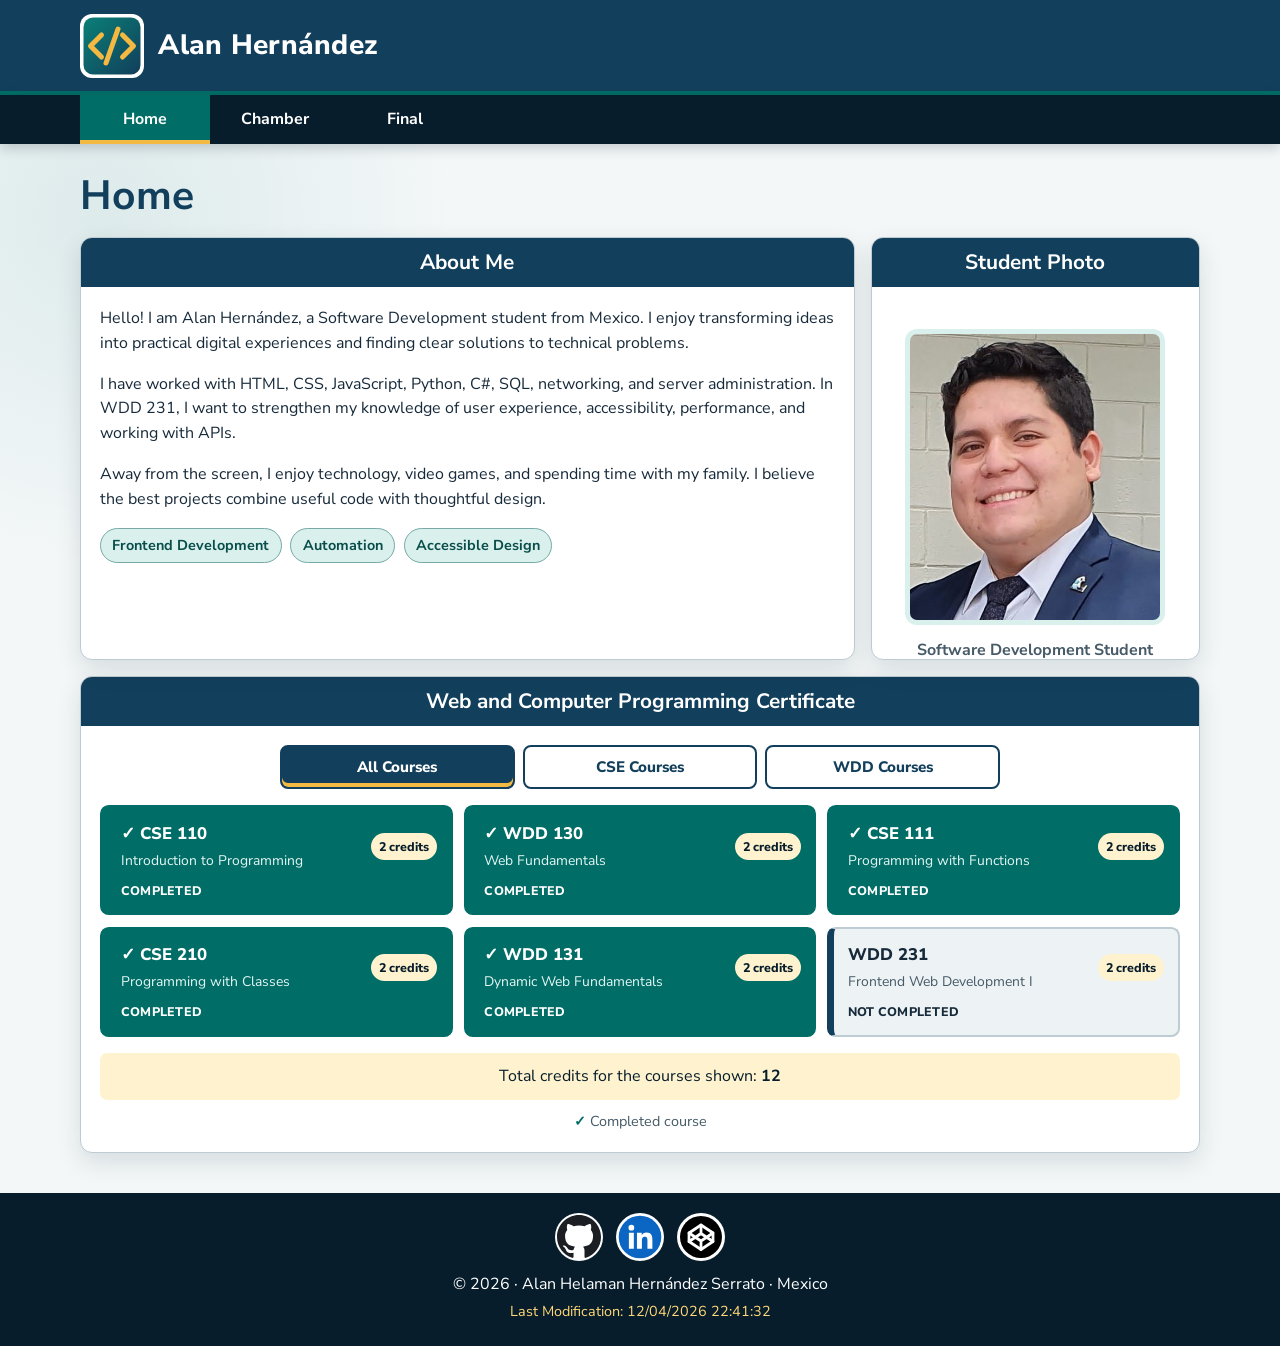
<file: index.html>
<!DOCTYPE html>
<html lang="en-US">
<head>
  <meta charset="UTF-8">
  <meta name="viewport" content="width=device-width, initial-scale=1.0">
  <title>WDD 231 | Course Home | Alan Helaman Hernández Serrato</title>
  <meta
    name="description"
    content="WDD 231 course home page for Alan Helaman Hernández Serrato with responsive navigation and a filterable Web and Computer Programming course list."
  >
  <meta name="author" content="Alan Helaman Hernández Serrato">

  <link rel="icon" href="images/code-logo.svg" type="image/svg+xml">
  <link rel="preconnect" href="https://fonts.googleapis.com">
  <link rel="preconnect" href="https://fonts.gstatic.com" crossorigin>
  <link
    href="https://fonts.googleapis.com/css2?family=Nunito+Sans:opsz,wght@6..12,400;6..12,600;6..12,700;6..12,800&amp;display=swap"
    rel="stylesheet"
  >
  <link rel="stylesheet" href="styles/small.css">
  <link rel="stylesheet" href="styles/larger.css">

  <script src="scripts/navigation.js" defer></script>
  <script src="scripts/date.js" defer></script>
  <script src="scripts/course.js" defer></script>
</head>

<body>
  <a class="skip-link" href="#main-content">Skip to main content</a>

  <header>
    <a class="brand-mark" href="index.html" aria-label="WDD 231 course home">
      <img src="images/code-logo.svg" alt="" width="64" height="64">
    </a>
    <span>Alan Hernández</span>
    <button
      id="menu-button"
      type="button"
      aria-label="Open navigation menu"
      aria-expanded="false"
      aria-controls="primary-navigation"
    >
      <span></span>
      <span></span>
      <span></span>
    </button>
  </header>

  <nav id="primary-navigation" aria-label="Primary navigation">
    <a class="active" href="index.html" aria-current="page">Home</a>
    <a href="chamber/index.html">Chamber</a>
    <a href="final/index.html">Final</a>
  </nav>

  <main id="main-content">
    <h1>Home</h1>

    <div class="top-layout">
      <section class="panel about-card" aria-labelledby="about-heading">
        <h2 id="about-heading">About Me</h2>
        <div class="panel-content">
          <p>
            Hello! I am Alan Hernández, a Software Development student from Mexico. I enjoy
            transforming ideas into practical digital experiences and finding clear solutions to
            technical problems.
          </p>
          <p>
            I have worked with HTML, CSS, JavaScript, Python, C#, SQL, networking, and server
            administration. In WDD 231, I want to strengthen my knowledge of user experience,
            accessibility, performance, and working with APIs.
          </p>
          <p>
            Away from the screen, I enjoy technology, video games, and spending time with my
            family. I believe the best projects combine useful code with thoughtful design.
          </p>
          <ul class="interest-list" aria-label="Areas of interest">
            <li>Frontend Development</li>
            <li>Automation</li>
            <li>Accessible Design</li>
          </ul>
        </div>
      </section>

      <section class="panel photo-card" aria-labelledby="photo-heading">
        <h2 id="photo-heading">Student Photo</h2>
        <div class="panel-content photo-content">
          <img
            src="images/alan-profile.svg"
            alt="Illustrated profile card for Alan Hernández"
            width="600"
            height="720"
          >
          <p>Software Development Student</p>
        </div>
      </section>
    </div>

    <section class="panel certificate-card" aria-labelledby="certificate-heading">
      <h2 id="certificate-heading">Web and Computer Programming Certificate</h2>
      <div class="panel-content">
        <div class="course-filters" role="group" aria-label="Filter courses by subject">
          <button class="active" type="button" data-filter="all" aria-pressed="true">All Courses</button>
          <button type="button" data-filter="CSE" aria-pressed="false">CSE Courses</button>
          <button type="button" data-filter="WDD" aria-pressed="false">WDD Courses</button>
        </div>

        <div id="course-list" class="course-grid" aria-live="polite"></div>

        <p class="credit-total" aria-live="polite">
          Total credits for the courses shown: <strong id="total-credits">0</strong>
        </p>
        <p class="course-legend"><span aria-hidden="true">✓</span> Completed course</p>
      </div>
    </section>
  </main>

  <footer>
    <div class="social-links">
      <a href="https://github.com/ahhs25/wdd231" target="_blank" rel="noopener noreferrer" aria-label="WDD 231 repository on GitHub">
        <img src="images/github.svg" alt="" width="44" height="44">
      </a>
      <a href="https://www.linkedin.com/" target="_blank" rel="noopener noreferrer" aria-label="LinkedIn profile">
        <img src="images/linkedin.svg" alt="" width="44" height="44">
      </a>
      <a href="https://codepen.io/" target="_blank" rel="noopener noreferrer" aria-label="CodePen profile">
        <img src="images/codepen.svg" alt="" width="44" height="44">
      </a>
    </div>
    <p>&copy; <span id="currentyear"></span> · Alan Helaman Hernández Serrato · Mexico</p>
    <p id="lastModified"></p>
  </footer>
</body>
</html>
</file>
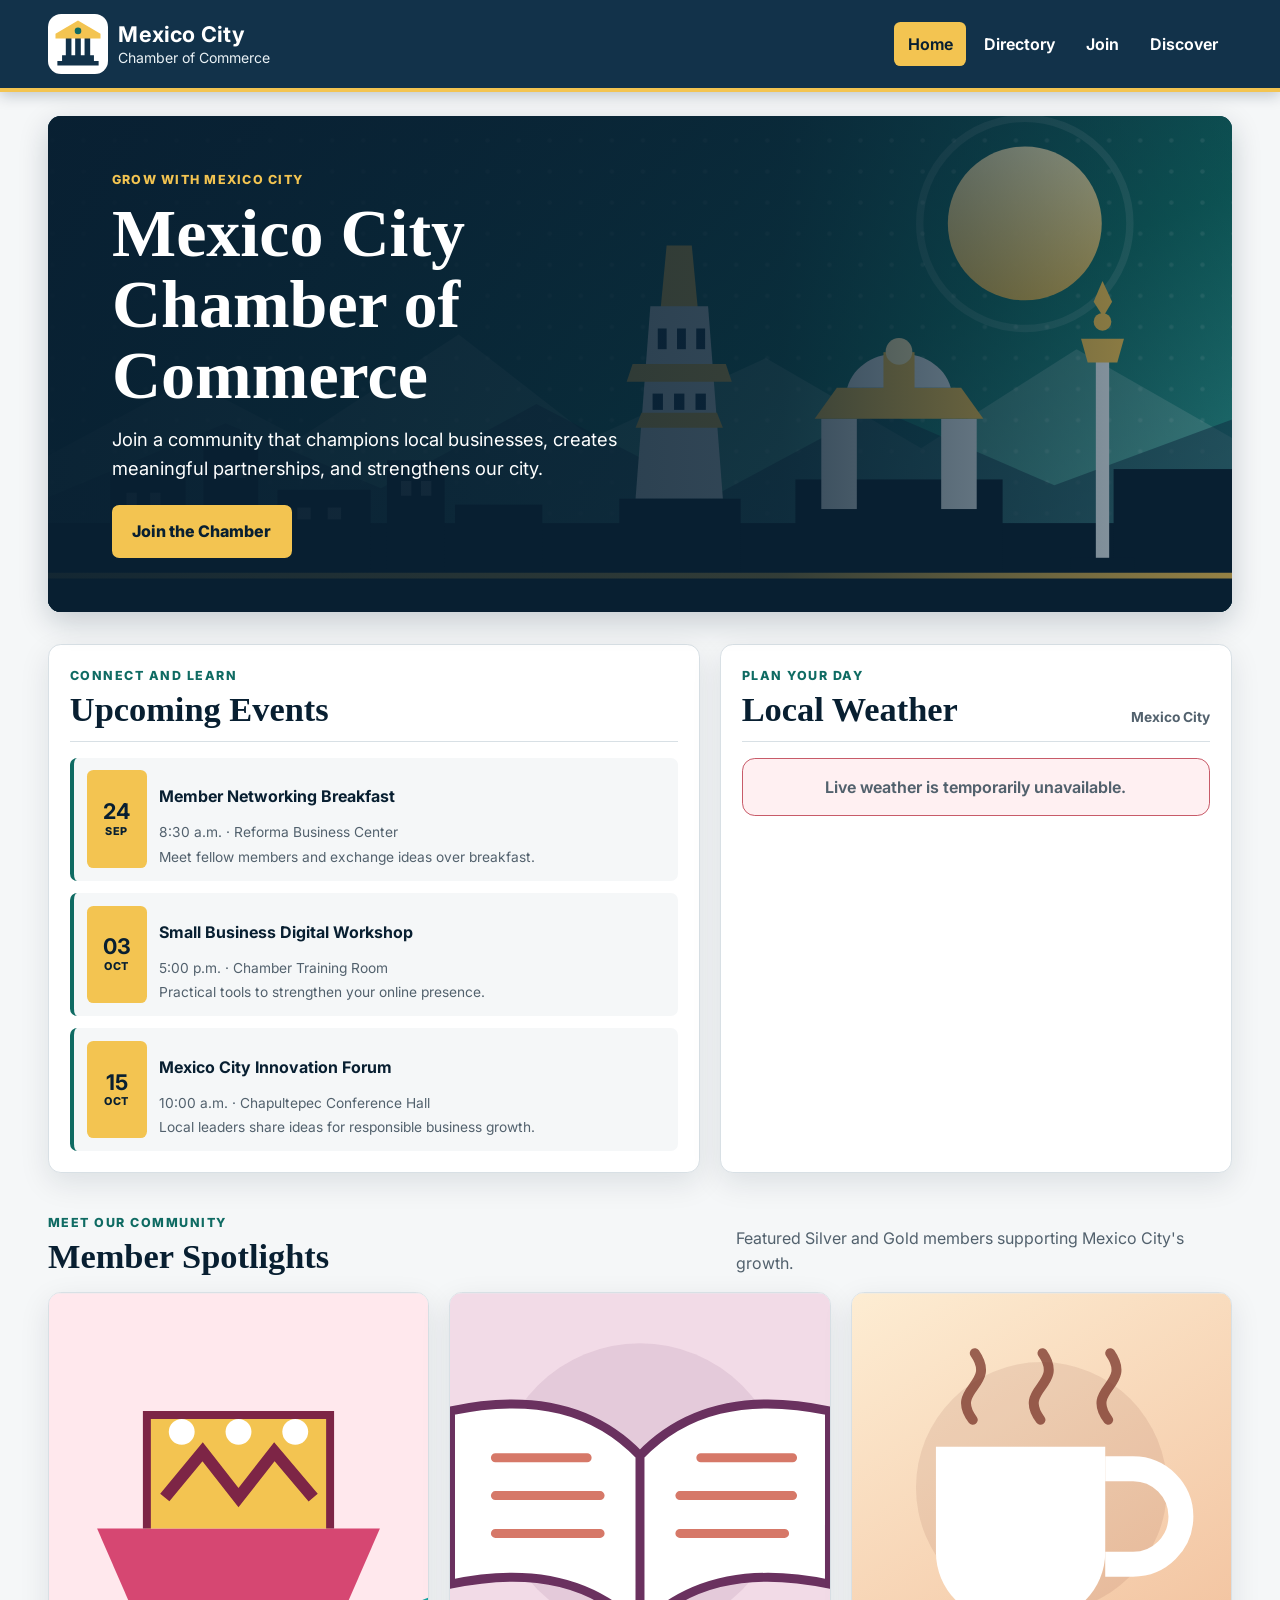
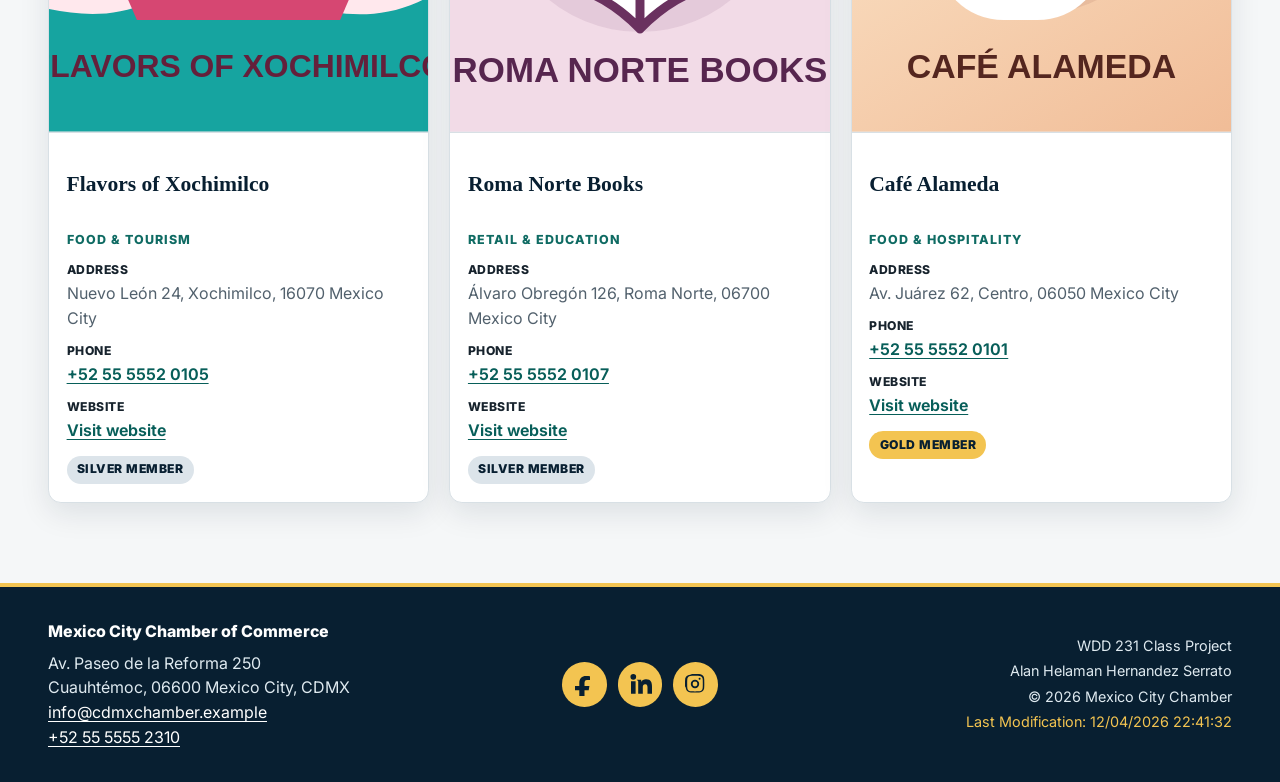
<file: chamber/index.html>
<!doctype html>
<html lang="en">
<head>
  <meta charset="UTF-8">
  <meta name="viewport" content="width=device-width, initial-scale=1.0">
  <meta name="description" content="Connect with Mexico City businesses, chamber events, local weather, and opportunities to help your organization grow.">
  <meta name="author" content="Alan Helaman Hernandez Serrato">

  <meta property="og:title" content="Mexico City Chamber of Commerce | Business Home">
  <meta property="og:type" content="website">
  <meta property="og:description" content="Build local connections, discover upcoming events, and meet leading members of the Mexico City business community.">
  <meta property="og:image" content="https://ahhs25.github.io/wdd231/chamber/images/home-og.jpg">
  <meta property="og:image:width" content="1200">
  <meta property="og:image:height" content="630">
  <meta property="og:image:alt" content="Illustrated Mexico City skyline for the Chamber of Commerce">
  <meta property="og:url" content="https://ahhs25.github.io/wdd231/chamber/index.html">

  <meta name="theme-color" content="#12324a">
  <link rel="canonical" href="https://ahhs25.github.io/wdd231/chamber/index.html">
  <link rel="icon" href="images/favicon.svg" type="image/svg+xml">
  <link rel="preconnect" href="https://fonts.googleapis.com">
  <link rel="preconnect" href="https://fonts.gstatic.com" crossorigin>
  <link href="https://fonts.googleapis.com/css2?family=Inter:wght@400..900&amp;display=swap" rel="stylesheet">
  <link rel="stylesheet" href="styles/normalize.css">
  <link rel="stylesheet" href="styles/small.css">
  <link rel="stylesheet" href="styles/larger.css">
  <script src="scripts/home.js" defer></script>
  <title>Home | Mexico City Chamber of Commerce</title>
</head>
<body>
  <a class="skip-link" href="#main-content">Skip to main content</a>

  <header class="site-header">
    <div class="header-content">
      <a class="brand" href="index.html" aria-label="Mexico City Chamber of Commerce home">
        <img src="images/chamber-logo.svg" alt="" width="64" height="64">
        <span class="brand-text">
          <strong>Mexico City</strong>
          <span>Chamber of Commerce</span>
        </span>
      </a>

      <button id="menu" class="menu-button" type="button" aria-label="Open navigation menu" aria-controls="primary-navigation" aria-expanded="false">
        <span aria-hidden="true"></span>
        <span aria-hidden="true"></span>
        <span aria-hidden="true"></span>
      </button>

      <nav aria-label="Main navigation">
        <ul id="primary-navigation" class="navigation">
          <li><a class="active" href="index.html" aria-current="page">Home</a></li>
          <li><a href="directory.html">Directory</a></li>
          <li><a href="join.html">Join</a></li>
          <li><a href="discover.html">Discover</a></li>
        </ul>
      </nav>
    </div>
  </header>

  <main id="main-content" class="home-main">
    <section class="hero" aria-labelledby="home-title">
      <img class="hero-image" src="images/mexico-city-hero.svg" alt="Illustrated skyline of Mexico City at sunrise" width="1600" height="700" fetchpriority="high">
      <div class="hero-content">
        <p class="hero-kicker">Grow with Mexico City</p>
        <h1 id="home-title">Mexico City Chamber of Commerce</h1>
        <p class="hero-summary">Join a community that champions local businesses, creates meaningful partnerships, and strengthens our city.</p>
        <a class="hero-cta" href="join.html">Join the Chamber</a>
      </div>
    </section>

    <div class="home-overview">
      <section class="home-panel member-card" aria-labelledby="events-title">
        <div class="panel-heading">
          <div>
            <p class="eyebrow">Connect and learn</p>
            <h2 id="events-title">Upcoming Events</h2>
          </div>
        </div>

        <div class="event-list">
          <article class="event-item">
            <time class="event-date" datetime="2026-09-24">
              <strong>24</strong>
              <span>Sep</span>
            </time>
            <div class="event-details">
              <h3>Member Networking Breakfast</h3>
              <p>8:30 a.m. · Reforma Business Center</p>
              <p>Meet fellow members and exchange ideas over breakfast.</p>
            </div>
          </article>

          <article class="event-item">
            <time class="event-date" datetime="2026-10-03">
              <strong>03</strong>
              <span>Oct</span>
            </time>
            <div class="event-details">
              <h3>Small Business Digital Workshop</h3>
              <p>5:00 p.m. · Chamber Training Room</p>
              <p>Practical tools to strengthen your online presence.</p>
            </div>
          </article>

          <article class="event-item">
            <time class="event-date" datetime="2026-10-15">
              <strong>15</strong>
              <span>Oct</span>
            </time>
            <div class="event-details">
              <h3>Mexico City Innovation Forum</h3>
              <p>10:00 a.m. · Chapultepec Conference Hall</p>
              <p>Local leaders share ideas for responsible business growth.</p>
            </div>
          </article>
        </div>
      </section>

      <section class="home-panel member-card weather-panel" aria-labelledby="weather-title">
        <div class="panel-heading">
          <div>
            <p class="eyebrow">Plan your day</p>
            <h2 id="weather-title">Local Weather</h2>
          </div>
          <p class="weather-location">Mexico City</p>
        </div>

        <p id="weather-status" class="weather-status" role="status">Loading current weather…</p>

        <div id="current-weather" class="weather-current" hidden>
          <div>
            <p class="weather-label">Current</p>
            <p id="weather-description" class="weather-description"></p>
          </div>
          <p class="weather-temperature"><span id="current-temperature"></span>°C</p>
        </div>

        <h3 id="forecast-title" class="forecast-title" hidden>Three-Day Forecast</h3>
        <div id="forecast" class="forecast-grid" role="group" aria-labelledby="forecast-title" hidden></div>
      </section>
    </div>

    <section class="spotlights-section" aria-labelledby="spotlights-title">
      <div class="spotlight-heading">
        <div>
          <p class="eyebrow">Meet our community</p>
          <h2 id="spotlights-title">Member Spotlights</h2>
        </div>
        <p>Featured Silver and Gold members supporting Mexico City's growth.</p>
      </div>

      <p id="spotlight-status" class="directory-status" role="status">Loading featured members…</p>
      <div id="spotlights" class="members grid spotlight-grid"></div>
    </section>

    <noscript>
      <p class="error-message">JavaScript is required to display live weather and member spotlights.</p>
    </noscript>
  </main>

  <footer>
    <div class="footer-content">
      <div class="footer-contact">
        <p class="footer-heading">Mexico City Chamber of Commerce</p>
        <address>
          Av. Paseo de la Reforma 250<br>
          Cuauhtémoc, 06600 Mexico City, CDMX<br>
          <a href="mailto:info@cdmxchamber.example">info@cdmxchamber.example</a><br>
          <a href="tel:+525555552310">+52 55 5555 2310</a>
        </address>
      </div>

      <nav class="social-links" aria-label="Social media links">
        <a href="https://www.facebook.com/" target="_blank" rel="noopener noreferrer" aria-label="Mexico City Chamber on Facebook">
          <svg aria-hidden="true" viewBox="0 0 24 24" width="24" height="24">
            <path d="M14 8h3V4.2c-.5-.1-2.2-.2-4.1-.2C9 4 6.3 6.4 6.3 10.8V14H2v4.3h4.3V24h5.2v-5.7h4.2l.7-4.3h-4.9v-2.8C11.5 9.9 11.9 8 14 8Z"></path>
          </svg>
        </a>
        <a href="https://www.linkedin.com/" target="_blank" rel="noopener noreferrer" aria-label="Mexico City Chamber on LinkedIn">
          <svg aria-hidden="true" viewBox="0 0 24 24" width="24" height="24">
            <path d="M5.3 7.7A2.7 2.7 0 1 0 5.3 2a2.7 2.7 0 0 0 0 5.7ZM3 21.8h4.6V9.2H3v12.6ZM10.2 9.2v12.6h4.6v-6.2c0-1.7.3-3.3 2.5-3.3 2.1 0 2.2 2 2.2 3.4v6.1H24V15c0-4.4-.9-7.7-6-7.7-2.4 0-4 1.3-4.7 2.5h-.1v-2h-4.4Z"></path>
          </svg>
        </a>
        <a href="https://www.instagram.com/" target="_blank" rel="noopener noreferrer" aria-label="Mexico City Chamber on Instagram">
          <svg aria-hidden="true" viewBox="0 0 24 24" width="24" height="24">
            <path d="M12 2c2.7 0 3 0 4.1.1 1 0 1.6.2 2.1.4a4.3 4.3 0 0 1 1.6 1c.5.5.8 1 1 1.6.2.5.4 1.2.4 2.1.1 1 .1 1.4.1 4.1s0 3-.1 4.1c0 1-.2 1.6-.4 2.1a4.3 4.3 0 0 1-1 1.6c-.5.5-1 .8-1.6 1-.5.2-1.2.4-2.1.4-1 .1-1.4.1-4.1.1s-3 0-4.1-.1c-1 0-1.6-.2-2.1-.4a4.3 4.3 0 0 1-1.6-1c-.5-.5-.8-1-1-1.6-.2-.5-.4-1.2-.4-2.1C2 15 2 14.7 2 12s0-3 .1-4.1c0-1 .2-1.6.4-2.1a4.3 4.3 0 0 1 1-1.6c.5-.5 1-.8 1.6-1 .5-.2 1.2-.4 2.1-.4C9 2 9.3 2 12 2Zm0 1.8c-2.6 0-2.9 0-4 .1-.8 0-1.3.2-1.6.3-.4.2-.8.4-1.1.7-.3.3-.5.7-.7 1.1-.1.3-.3.8-.3 1.6-.1 1-.1 1.4-.1 4s0 2.9.1 4c0 .8.2 1.3.3 1.6.2.4.4.8.7 1.1.3.3.7.5 1.1.7.3.1.8.3 1.6.3 1 .1 1.4.1 4 .1s2.9 0 4-.1c.8 0 1.3-.2 1.6-.3.4-.2.8-.4 1.1-.7.3-.3.5-.7.7-1.1.1-.3.3-.8.3-1.6.1-1 .1-1.4.1-4s0-2.9-.1-4c0-.8-.2-1.3-.3-1.6a2.5 2.5 0 0 0-.7-1.1 2.5 2.5 0 0 0-1.1-.7c-.3-.1-.8-.3-1.6-.3-1-.1-1.4-.1-4-.1Zm0 4a4.2 4.2 0 1 1 0 8.4 4.2 4.2 0 0 1 0-8.4Zm0 6.6a2.4 2.4 0 1 0 0-4.8 2.4 2.4 0 0 0 0 4.8Zm5.6-7.6a1 1 0 1 1-2 0 1 1 0 0 1 2 0Z"></path>
          </svg>
        </a>
      </nav>

      <div class="footer-development">
        <p>WDD 231 Class Project</p>
        <p>Alan Helaman Hernandez Serrato</p>
        <p>© <span id="currentyear"></span> Mexico City Chamber</p>
        <p id="lastModified"></p>
      </div>
    </div>
  </footer>
</body>
</html>
</file>
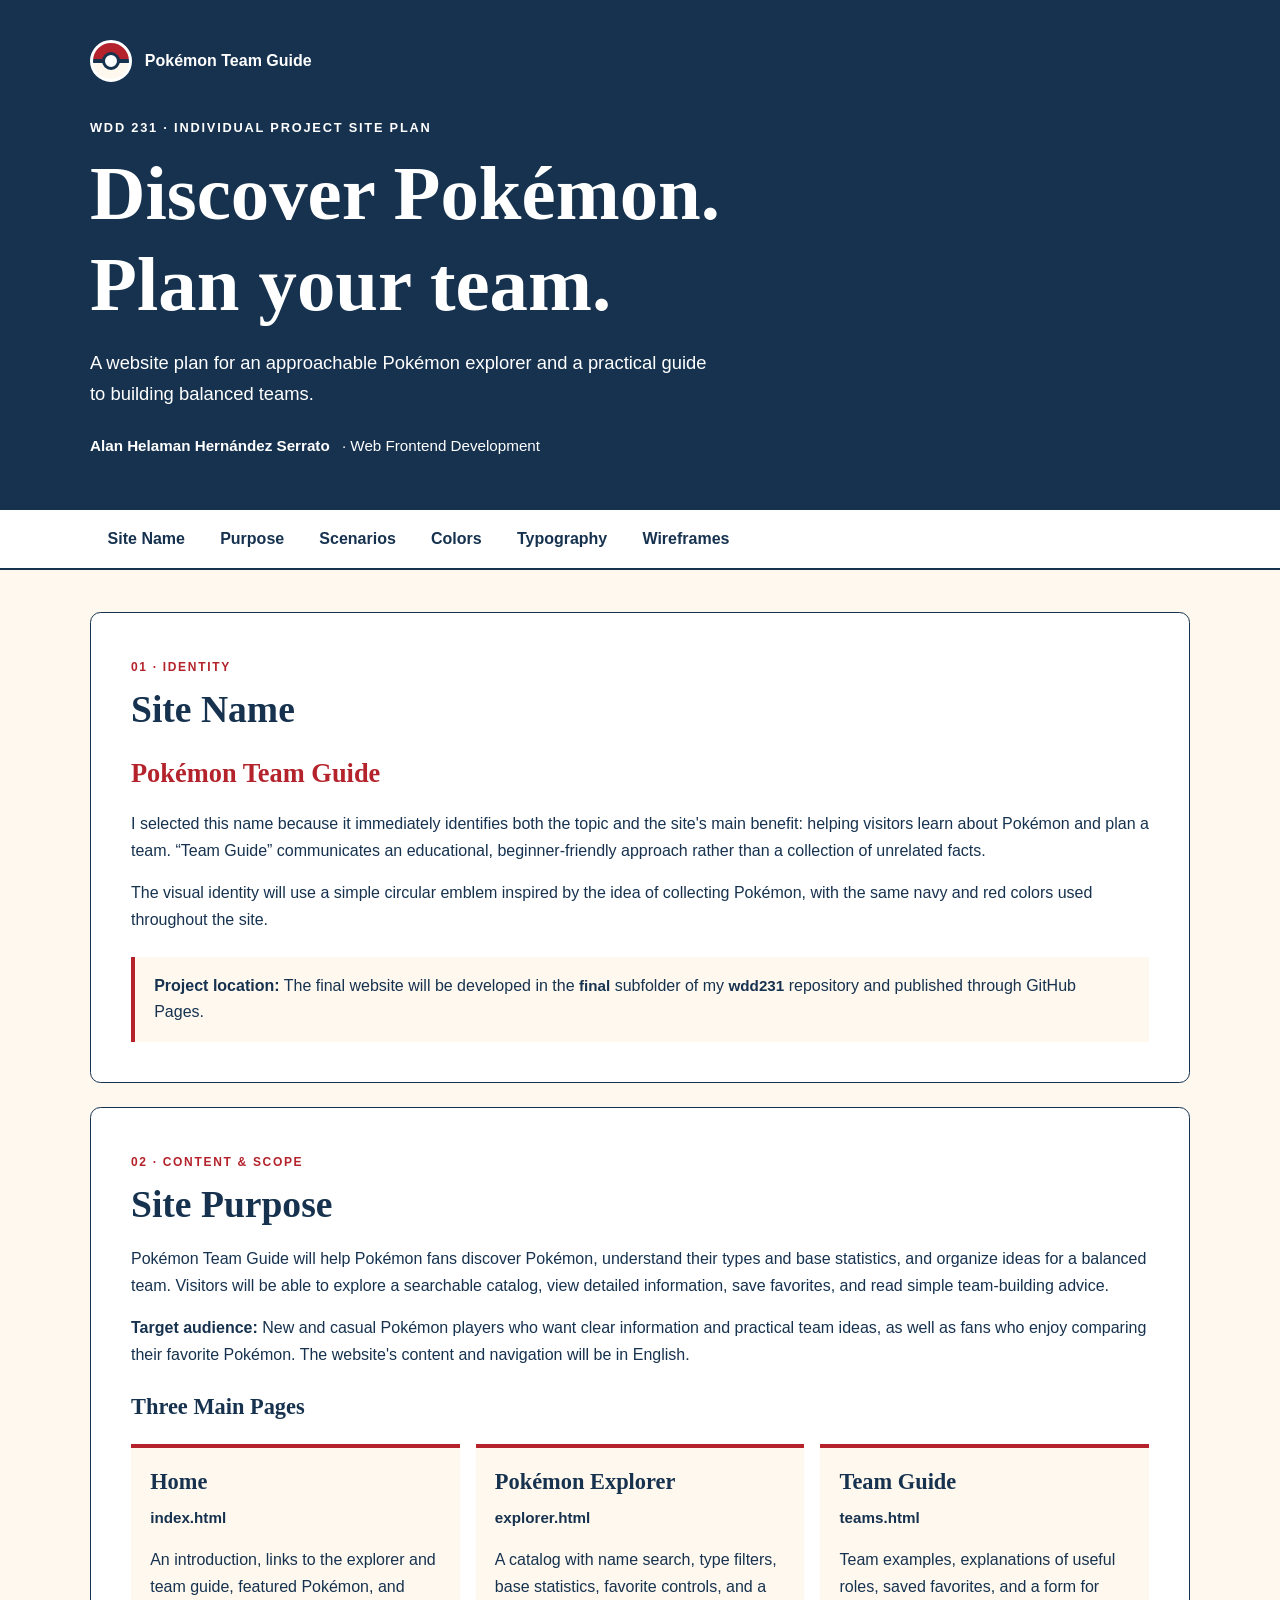
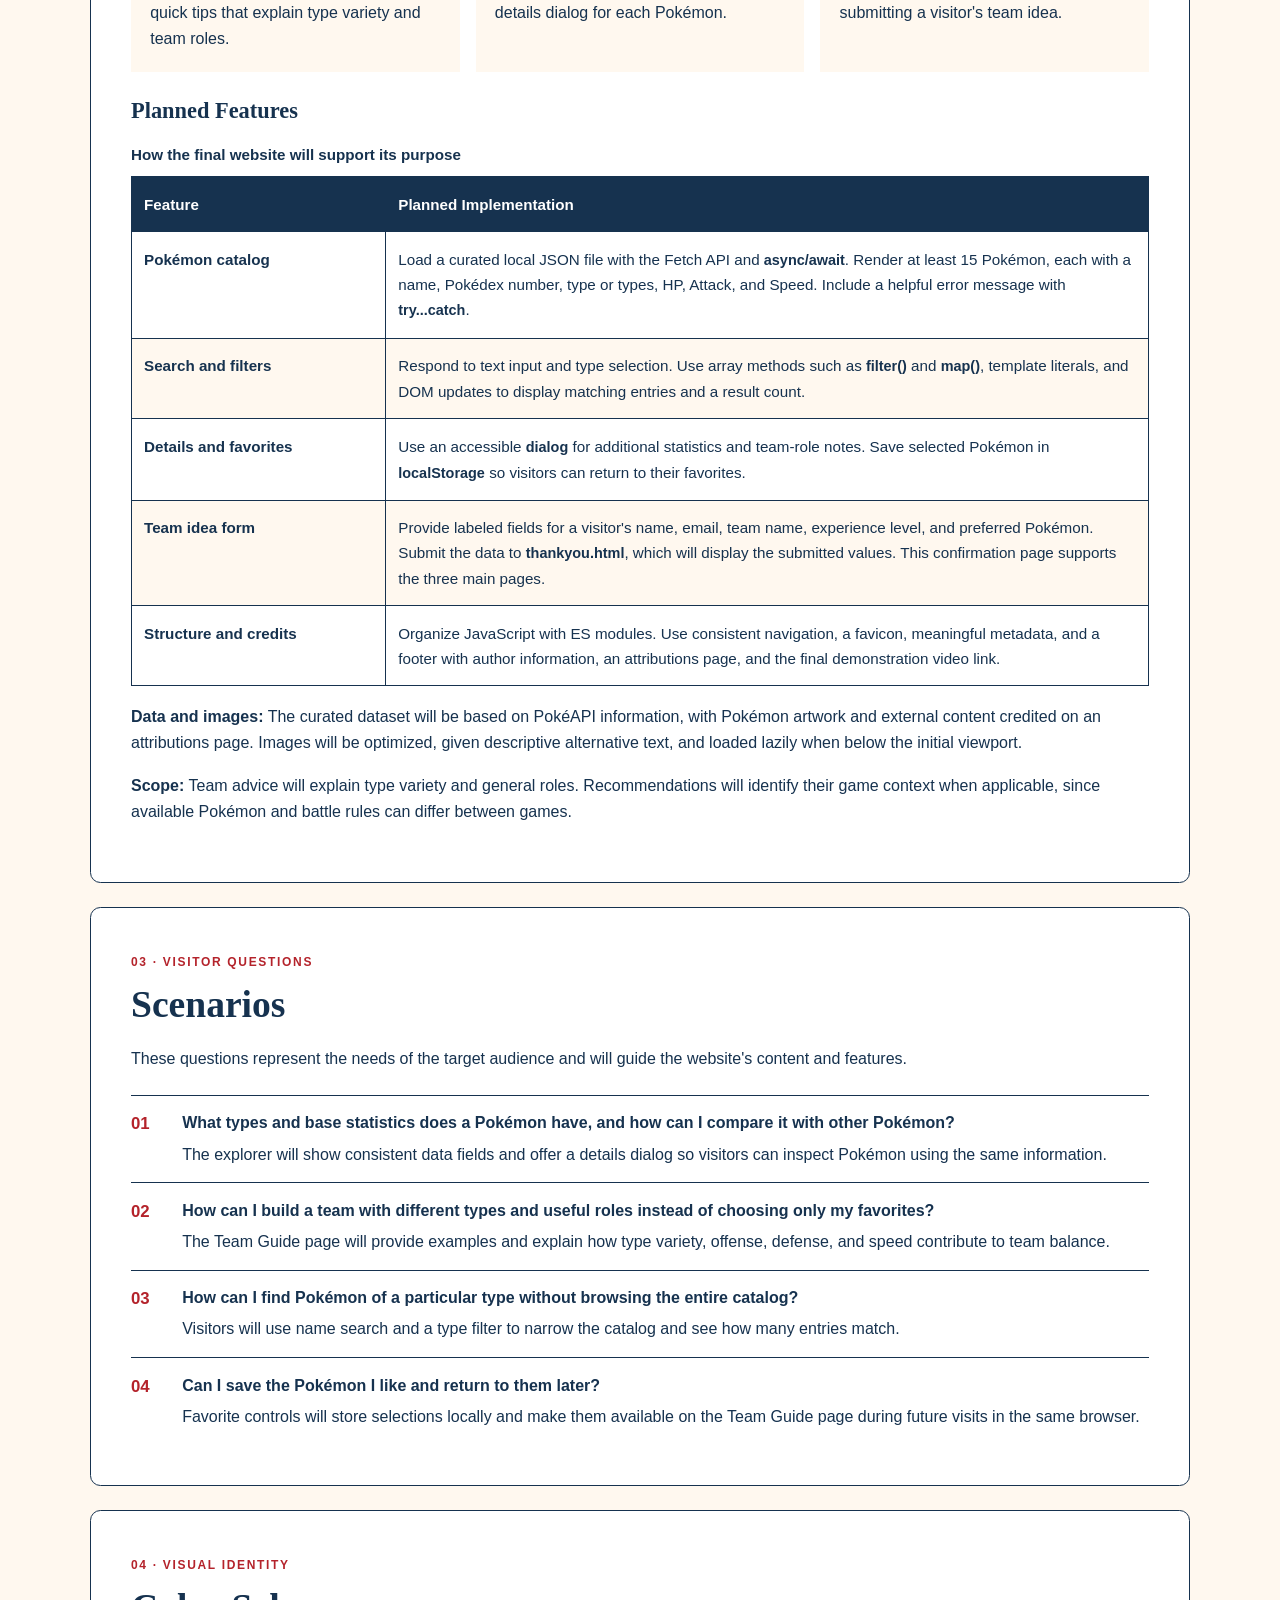
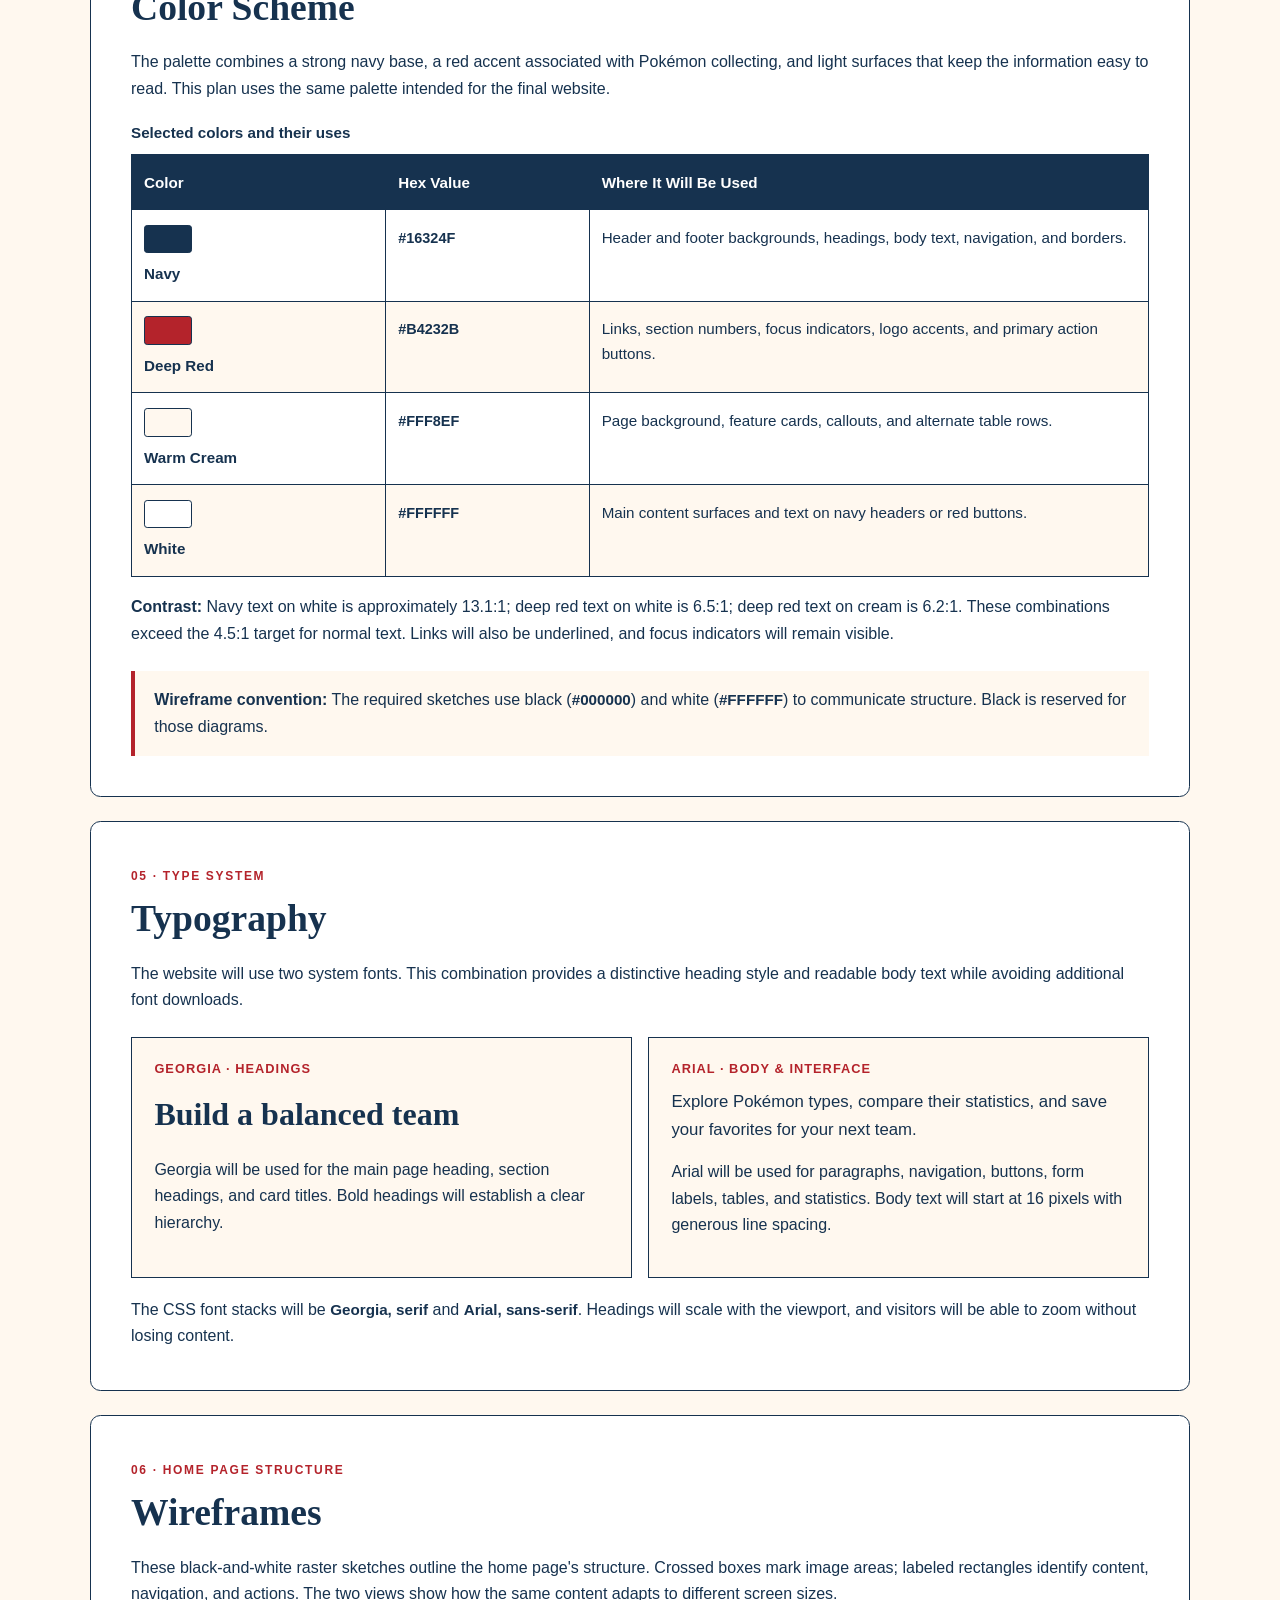
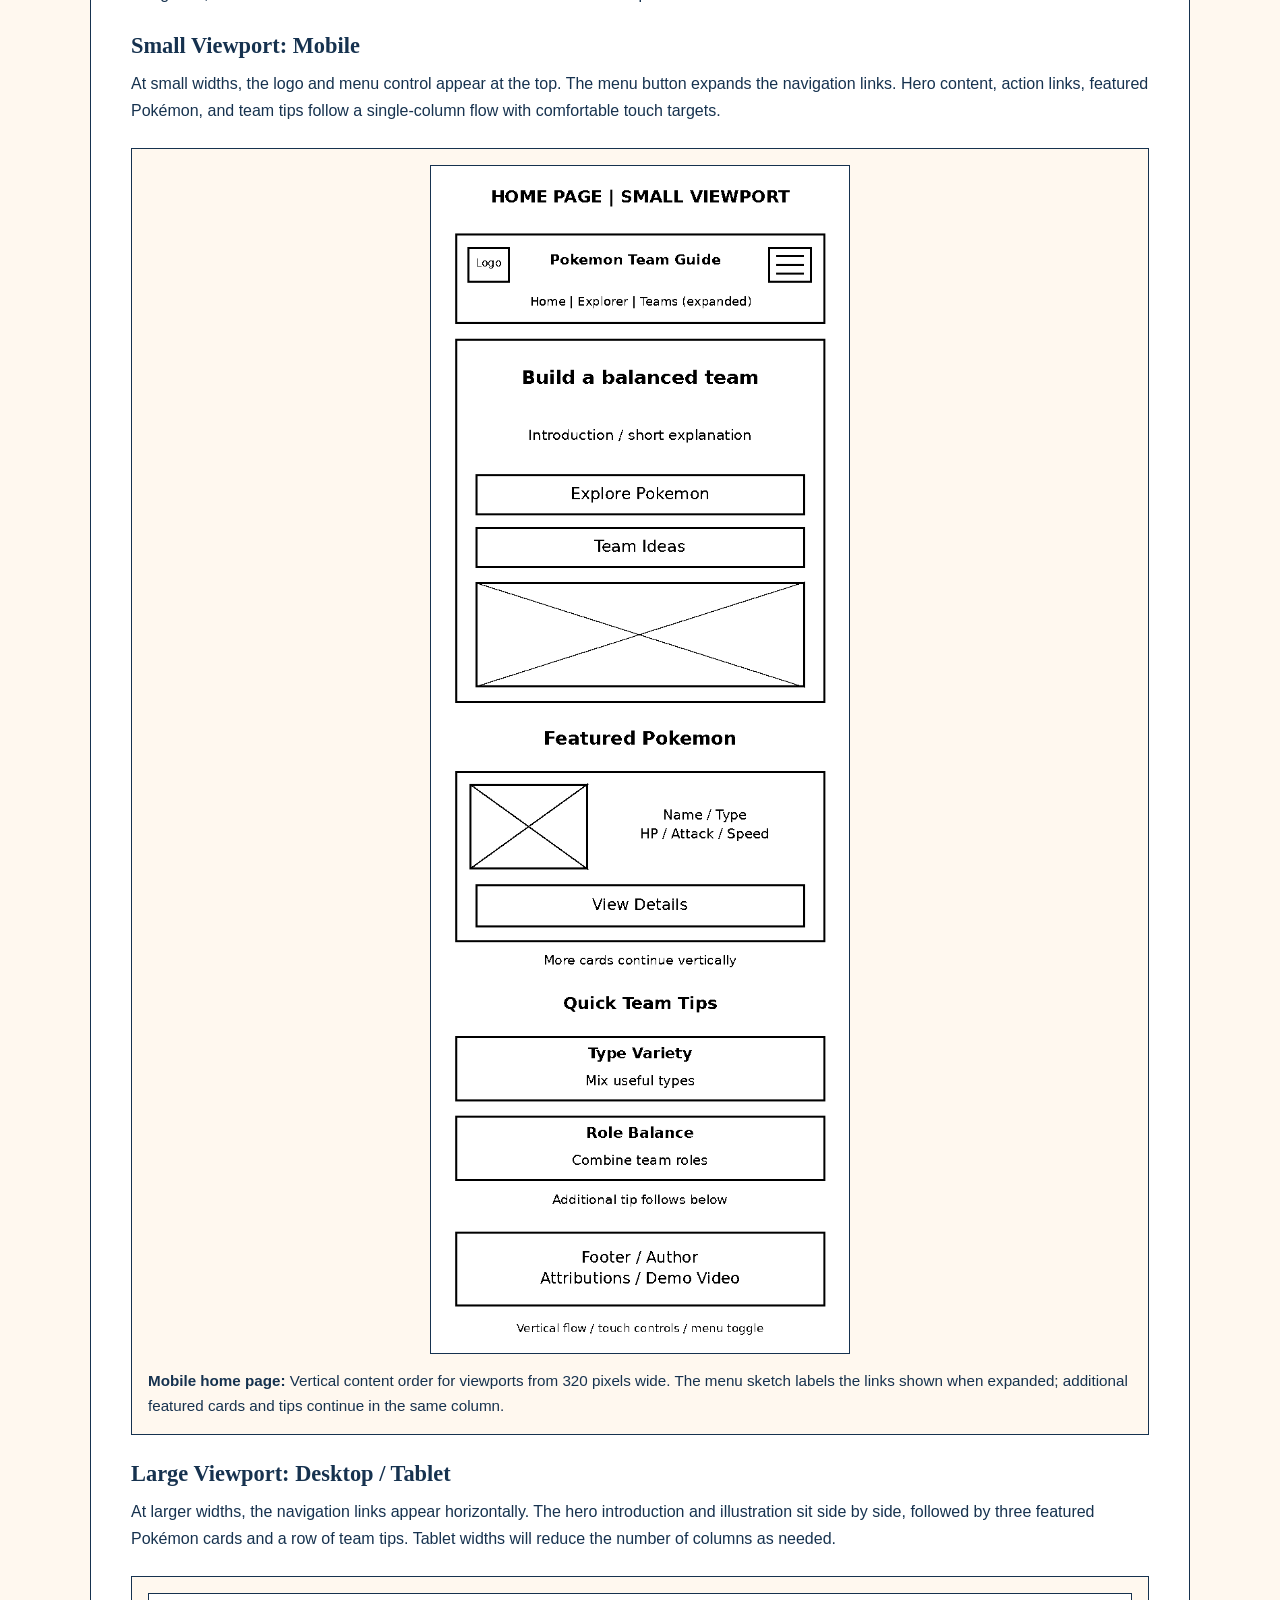
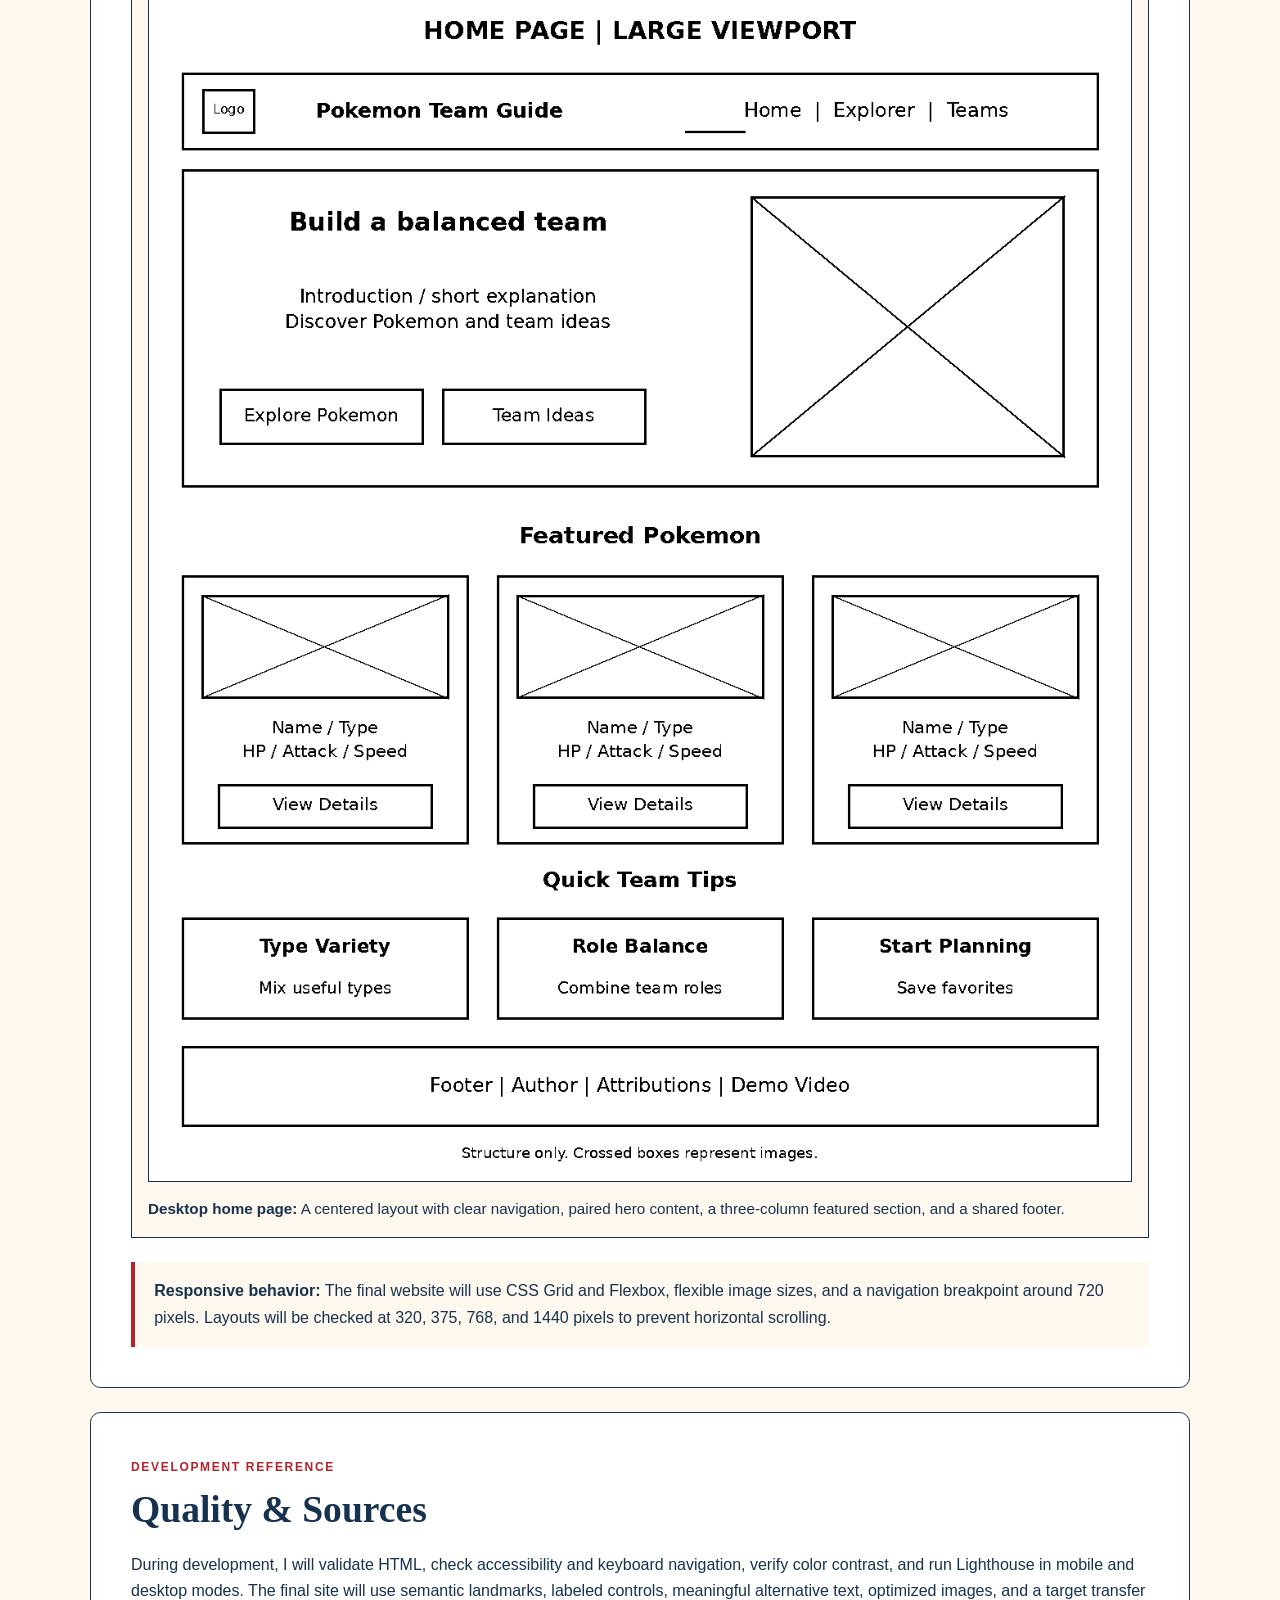
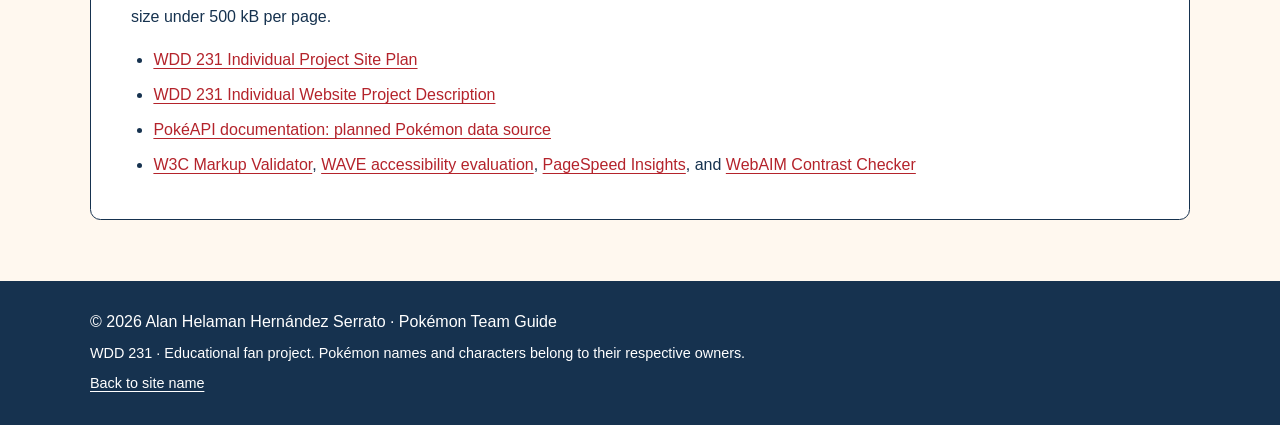
<file: siteplan.html>
<!DOCTYPE html>
<html lang="en">
<head>
  <meta charset="UTF-8">
  <meta name="viewport" content="width=device-width, initial-scale=1.0">
  <meta name="description" content="Site plan for Pokémon Team Guide: purpose, visitor scenarios, colors, typography, and mobile and desktop home page wireframes.">
  <meta name="author" content="Alan Helaman Hernández Serrato">
  <meta name="theme-color" content="#16324f">
  <meta property="og:title" content="Pokémon Team Guide | Website Site Plan">
  <meta property="og:description" content="A plan for a responsive Pokémon explorer and team guide, with branding, page features, and home page wireframes.">
  <meta property="og:type" content="website">
  <meta property="og:locale" content="en_US">
  <title>Pokémon Team Guide | Website Site Plan</title>
  <link rel="icon" href="[data-uri]">
  <style>
    :root {
      --navy: #16324f;
      --red: #b4232b;
      --cream: #fff8ef;
      --white: #ffffff;
      --heading-font: Georgia, serif;
      --body-font: Arial, sans-serif;
    }

    * { box-sizing: border-box; }
    html { scroll-padding-top: 1rem; }
    body { margin: 0; background: var(--cream); color: var(--navy); font-family: var(--body-font); font-size: 1rem; line-height: 1.65; }
    a { color: var(--red); text-underline-offset: .2em; }
    a:hover { text-decoration-thickness: .16em; }
    :focus-visible { outline: 3px solid var(--red); outline-offset: 5px; }
    h1, h2, h3 { font-family: var(--heading-font); line-height: 1.18; }
    h1 { margin: .7rem 0 1.1rem; font-size: clamp(2.5rem, 7vw, 4.8rem); max-width: 20ch; }
    h2 { margin: 0 0 1.2rem; font-size: clamp(1.75rem, 3.3vw, 2.35rem); }
    h3 { margin: 1.6rem 0 .75rem; font-size: 1.4rem; }
    p { margin: 0 0 1rem; }
    ul, ol { padding-left: 1.4rem; }
    li + li { margin-top: .55rem; }
    code { font-family: var(--body-font); font-size: .95em; font-weight: 700; overflow-wrap: anywhere; }
    .wrap { width: min(1100px, calc(100% - 3rem)); margin-inline: auto; }
    .skip-link { position: absolute; left: 1rem; top: -10rem; padding: .7rem 1rem; background: var(--white); color: var(--navy); z-index: 2; }
    .skip-link:focus { top: 1rem; }
    .site-header { background: var(--navy); color: var(--white); padding: 2.5rem 0 3.25rem; }
    .brand { display: flex; align-items: center; gap: .8rem; margin-bottom: 2.2rem; font-weight: 700; }
    .brand-mark { width: 42px; height: 42px; border: 3px solid var(--white); border-radius: 50%; background: linear-gradient(var(--red) 0 45%, var(--navy) 45% 55%, var(--cream) 55%); position: relative; flex: 0 0 auto; }
    .brand-mark::after { content: ""; width: 12px; height: 12px; border: 3px solid var(--navy); border-radius: 50%; background: var(--white); position: absolute; left: 50%; top: 50%; transform: translate(-50%, -50%); }
    .eyebrow { margin-bottom: .6rem; font-weight: 700; font-size: .8rem; letter-spacing: .14em; text-transform: uppercase; }
    .header-summary { max-width: 62ch; font-size: 1.15rem; margin-bottom: 1.5rem; }
    .author { margin: 0; font-size: .95rem; }
    .author strong { display: inline-block; margin-right: .5rem; }
    .section-nav { background: var(--white); border-bottom: 2px solid var(--navy); }
    .section-nav ul { margin: 0 auto; padding: 0; list-style: none; display: flex; flex-wrap: wrap; }
    .section-nav li { margin: 0; }
    .section-nav a { display: block; padding: 1rem 1.1rem; color: var(--navy); font-weight: 700; text-decoration: none; }
    .section-nav a:hover { background: var(--cream); text-decoration: underline; }
    main { padding-block: 2.6rem 3.8rem; }
    section { padding: clamp(1.25rem, 4vw, 2.5rem); margin-bottom: 1.5rem; border: 1px solid var(--navy); border-radius: .65rem; background: var(--white); }
    section:last-child { margin-bottom: 0; }
    .section-number { display: inline-block; color: var(--red); font-family: var(--body-font); font-size: .75rem; font-weight: 700; letter-spacing: .14em; margin-bottom: .65rem; text-transform: uppercase; }
    .intro-name { font-family: var(--heading-font); font-size: 1.65rem; color: var(--red); font-weight: 700; }
    .callout { border-left: 4px solid var(--red); background: var(--cream); padding: 1rem 1.2rem; margin: 1.5rem 0 0; }
    .callout p:last-child { margin-bottom: 0; }
    .page-grid { display: grid; grid-template-columns: repeat(3, minmax(0, 1fr)); gap: 1rem; margin-block: 1.5rem; }
    .page-card { background: var(--cream); border-top: 4px solid var(--red); padding: 1.2rem; }
    .page-card h3 { margin: .1rem 0 .6rem; }
    .page-card p:last-child { margin-bottom: 0; }
    .scenario-list { padding: 0; list-style: none; counter-reset: scenario; margin: 1.4rem 0 0; }
    .scenario-list li { counter-increment: scenario; display: grid; grid-template-columns: 2.4rem 1fr; column-gap: .8rem; padding-block: .9rem; border-top: 1px solid var(--navy); margin: 0; }
    .scenario-list li::before { content: counter(scenario, decimal-leading-zero); color: var(--red); font-weight: 700; font-size: 1.05rem; }
    .scenario-list strong { display: block; margin-bottom: .3rem; }
    .scenario-list p { margin: 0; }
    table { width: 100%; border-collapse: collapse; margin-block: 1.1rem; font-size: .95rem; table-layout: fixed; }
    caption { text-align: left; font-weight: 700; margin-bottom: .6rem; }
    th, td { padding: .9rem .75rem; border: 1px solid var(--navy); text-align: left; vertical-align: top; overflow-wrap: anywhere; }
    thead { background: var(--navy); color: var(--white); }
    tbody tr:nth-child(even) { background: var(--cream); }
    .feature-table th:first-child { width: 25%; }
    .palette-table th:first-child { width: 25%; }
    .palette-table th:nth-child(2) { width: 20%; }
    .palette-table code { white-space: nowrap; }
    .swatch { display: block; width: 3rem; height: 1.8rem; margin-bottom: .5rem; border: 1px solid var(--navy); border-radius: .2rem; }
    .swatch-navy { background: var(--navy); }
    .swatch-red { background: var(--red); }
    .swatch-cream { background: var(--cream); }
    .swatch-white { background: var(--white); }
    .contrast-note { margin-bottom: 0; }
    .type-grid { display: grid; grid-template-columns: 1fr 1fr; gap: 1rem; margin-top: 1.5rem; }
    .type-sample { background: var(--cream); border: 1px solid var(--navy); padding: 1.4rem; }
    .type-sample h3 { margin-top: 0; }
    .font-name { font-family: var(--body-font); color: var(--red); font-weight: 700; font-size: .8rem; letter-spacing: .08em; text-transform: uppercase; }
    .heading-sample { font-family: var(--heading-font); font-size: 2rem; font-weight: 700; }
    .body-sample { font-family: var(--body-font); font-size: 1.05rem; }
    figure { margin: 1.5rem 0 0; background: var(--cream); border: 1px solid var(--navy); padding: 1rem; }
    figure img { display: block; max-width: 100%; height: auto; margin-inline: auto; border: 1px solid var(--navy); background: var(--white); }
    .mobile-sketch img { width: min(100%, 420px); }
    figcaption { margin-top: .9rem; font-size: .95rem; }
    .reference-list { margin-bottom: 0; }
    .site-footer { background: var(--navy); color: var(--white); padding-block: 1.8rem; }
    .site-footer p { margin: 0; }
    .site-footer p + p { margin-top: .4rem; font-size: .9rem; }
    .site-footer a { color: var(--white); }

    @media (max-width: 720px) {
      .wrap { width: calc(100% - 2rem); }
      .site-header { padding-block: 1.75rem 2.25rem; }
      .brand { margin-bottom: 1.7rem; }
      .section-nav ul { display: grid; grid-template-columns: repeat(3, minmax(0, 1fr)); }
      .section-nav a { padding: .8rem .25rem; text-align: center; font-size: .87rem; }
      main { padding-top: 1.5rem; }
      section { padding: 1rem; }
      .page-grid, .type-grid { grid-template-columns: 1fr; }
      table { font-size: .85rem; }
      th, td { padding: .7rem .4rem; }
      .feature-table th:first-child { width: 33%; }
      .palette-table th:first-child { width: 26%; }
      .palette-table th:nth-child(2) { width: 34%; }
      .palette-table td:nth-child(2) { padding-inline: .3rem; }
      figure { padding: .65rem; }
    }
  </style>
</head>
<body>
  <a class="skip-link" href="#main-content">Skip to main content</a>
  <header class="site-header">
    <div class="wrap">
      <div class="brand"><span class="brand-mark" aria-hidden="true"></span><span>Pokémon Team Guide</span></div>
      <p class="eyebrow">WDD 231 · Individual Project Site Plan</p>
      <h1>Discover Pokémon.<br>Plan your team.</h1>
      <p class="header-summary">A website plan for an approachable Pokémon explorer and a practical guide to building balanced teams.</p>
      <p class="author"><strong>Alan Helaman Hernández Serrato</strong> · Web Frontend Development</p>
    </div>
  </header>

  <nav class="section-nav" aria-label="Site plan sections">
    <ul class="wrap">
      <li><a href="#site-name">Site Name</a></li>
      <li><a href="#site-purpose">Purpose</a></li>
      <li><a href="#scenarios">Scenarios</a></li>
      <li><a href="#color-scheme">Colors</a></li>
      <li><a href="#typography">Typography</a></li>
      <li><a href="#wireframes">Wireframes</a></li>
    </ul>
  </nav>

  <main id="main-content" class="wrap" tabindex="-1">
    <section id="site-name" aria-labelledby="name-heading">
      <span class="section-number">01 · Identity</span>
      <h2 id="name-heading">Site Name</h2>
      <p class="intro-name">Pokémon Team Guide</p>
      <p>I selected this name because it immediately identifies both the topic and the site's main benefit: helping visitors learn about Pokémon and plan a team. “Team Guide” communicates an educational, beginner-friendly approach rather than a collection of unrelated facts.</p>
      <p>The visual identity will use a simple circular emblem inspired by the idea of collecting Pokémon, with the same navy and red colors used throughout the site.</p>
      <div class="callout"><p><strong>Project location:</strong> The final website will be developed in the <code>final</code> subfolder of my <code>wdd231</code> repository and published through GitHub Pages.</p></div>
    </section>

    <section id="site-purpose" aria-labelledby="purpose-heading">
      <span class="section-number">02 · Content &amp; scope</span>
      <h2 id="purpose-heading">Site Purpose</h2>
      <p>Pokémon Team Guide will help Pokémon fans discover Pokémon, understand their types and base statistics, and organize ideas for a balanced team. Visitors will be able to explore a searchable catalog, view detailed information, save favorites, and read simple team-building advice.</p>
      <p><strong>Target audience:</strong> New and casual Pokémon players who want clear information and practical team ideas, as well as fans who enjoy comparing their favorite Pokémon. The website's content and navigation will be in English.</p>

      <h3>Three Main Pages</h3>
      <div class="page-grid">
        <article class="page-card">
          <h3>Home</h3>
          <p><code>index.html</code></p>
          <p>An introduction, links to the explorer and team guide, featured Pokémon, and quick tips that explain type variety and team roles.</p>
        </article>
        <article class="page-card">
          <h3>Pokémon Explorer</h3>
          <p><code>explorer.html</code></p>
          <p>A catalog with name search, type filters, base statistics, favorite controls, and a details dialog for each Pokémon.</p>
        </article>
        <article class="page-card">
          <h3>Team Guide</h3>
          <p><code>teams.html</code></p>
          <p>Team examples, explanations of useful roles, saved favorites, and a form for submitting a visitor's team idea.</p>
        </article>
      </div>

      <h3>Planned Features</h3>
      <table class="feature-table">
        <caption>How the final website will support its purpose</caption>
        <thead><tr><th scope="col">Feature</th><th scope="col">Planned Implementation</th></tr></thead>
        <tbody>
          <tr><th scope="row">Pokémon catalog</th><td>Load a curated local JSON file with the Fetch API and <code>async/await</code>. Render at least 15 Pokémon, each with a name, Pokédex number, type or types, HP, Attack, and Speed. Include a helpful error message with <code>try...catch</code>.</td></tr>
          <tr><th scope="row">Search and filters</th><td>Respond to text input and type selection. Use array methods such as <code>filter()</code> and <code>map()</code>, template literals, and DOM updates to display matching entries and a result count.</td></tr>
          <tr><th scope="row">Details and favorites</th><td>Use an accessible <code>dialog</code> for additional statistics and team-role notes. Save selected Pokémon in <code>localStorage</code> so visitors can return to their favorites.</td></tr>
          <tr><th scope="row">Team idea form</th><td>Provide labeled fields for a visitor's name, email, team name, experience level, and preferred Pokémon. Submit the data to <code>thankyou.html</code>, which will display the submitted values. This confirmation page supports the three main pages.</td></tr>
          <tr><th scope="row">Structure and credits</th><td>Organize JavaScript with ES modules. Use consistent navigation, a favicon, meaningful metadata, and a footer with author information, an attributions page, and the final demonstration video link.</td></tr>
        </tbody>
      </table>
      <p><strong>Data and images:</strong> The curated dataset will be based on PokéAPI information, with Pokémon artwork and external content credited on an attributions page. Images will be optimized, given descriptive alternative text, and loaded lazily when below the initial viewport.</p>
      <p><strong>Scope:</strong> Team advice will explain type variety and general roles. Recommendations will identify their game context when applicable, since available Pokémon and battle rules can differ between games.</p>
    </section>

    <section id="scenarios" aria-labelledby="scenarios-heading">
      <span class="section-number">03 · Visitor questions</span>
      <h2 id="scenarios-heading">Scenarios</h2>
      <p>These questions represent the needs of the target audience and will guide the website's content and features.</p>
      <ol class="scenario-list">
        <li><div><strong>What types and base statistics does a Pokémon have, and how can I compare it with other Pokémon?</strong><p>The explorer will show consistent data fields and offer a details dialog so visitors can inspect Pokémon using the same information.</p></div></li>
        <li><div><strong>How can I build a team with different types and useful roles instead of choosing only my favorites?</strong><p>The Team Guide page will provide examples and explain how type variety, offense, defense, and speed contribute to team balance.</p></div></li>
        <li><div><strong>How can I find Pokémon of a particular type without browsing the entire catalog?</strong><p>Visitors will use name search and a type filter to narrow the catalog and see how many entries match.</p></div></li>
        <li><div><strong>Can I save the Pokémon I like and return to them later?</strong><p>Favorite controls will store selections locally and make them available on the Team Guide page during future visits in the same browser.</p></div></li>
      </ol>
    </section>

    <section id="color-scheme" aria-labelledby="colors-heading">
      <span class="section-number">04 · Visual identity</span>
      <h2 id="colors-heading">Color Scheme</h2>
      <p>The palette combines a strong navy base, a red accent associated with Pokémon collecting, and light surfaces that keep the information easy to read. This plan uses the same palette intended for the final website.</p>
      <table class="palette-table">
        <caption>Selected colors and their uses</caption>
        <thead><tr><th scope="col">Color</th><th scope="col">Hex Value</th><th scope="col">Where It Will Be Used</th></tr></thead>
        <tbody>
          <tr><th scope="row"><span class="swatch swatch-navy" aria-hidden="true"></span>Navy</th><td><code>#16324F</code></td><td>Header and footer backgrounds, headings, body text, navigation, and borders.</td></tr>
          <tr><th scope="row"><span class="swatch swatch-red" aria-hidden="true"></span>Deep Red</th><td><code>#B4232B</code></td><td>Links, section numbers, focus indicators, logo accents, and primary action buttons.</td></tr>
          <tr><th scope="row"><span class="swatch swatch-cream" aria-hidden="true"></span>Warm Cream</th><td><code>#FFF8EF</code></td><td>Page background, feature cards, callouts, and alternate table rows.</td></tr>
          <tr><th scope="row"><span class="swatch swatch-white" aria-hidden="true"></span>White</th><td><code>#FFFFFF</code></td><td>Main content surfaces and text on navy headers or red buttons.</td></tr>
        </tbody>
      </table>
      <p class="contrast-note"><strong>Contrast:</strong> Navy text on white is approximately 13.1:1; deep red text on white is 6.5:1; deep red text on cream is 6.2:1. These combinations exceed the 4.5:1 target for normal text. Links will also be underlined, and focus indicators will remain visible.</p>
      <div class="callout"><p><strong>Wireframe convention:</strong> The required sketches use black (<code>#000000</code>) and white (<code>#FFFFFF</code>) to communicate structure. Black is reserved for those diagrams.</p></div>
    </section>

    <section id="typography" aria-labelledby="typography-heading">
      <span class="section-number">05 · Type system</span>
      <h2 id="typography-heading">Typography</h2>
      <p>The website will use two system fonts. This combination provides a distinctive heading style and readable body text while avoiding additional font downloads.</p>
      <div class="type-grid">
        <article class="type-sample">
          <h3 class="font-name">Georgia · Headings</h3>
          <p class="heading-sample">Build a balanced team</p>
          <p>Georgia will be used for the main page heading, section headings, and card titles. Bold headings will establish a clear hierarchy.</p>
        </article>
        <article class="type-sample">
          <h3 class="font-name">Arial · Body &amp; interface</h3>
          <p class="body-sample">Explore Pokémon types, compare their statistics, and save your favorites for your next team.</p>
          <p>Arial will be used for paragraphs, navigation, buttons, form labels, tables, and statistics. Body text will start at 16 pixels with generous line spacing.</p>
        </article>
      </div>
      <p style="margin-top: 1.2rem; margin-bottom: 0;">The CSS font stacks will be <code>Georgia, serif</code> and <code>Arial, sans-serif</code>. Headings will scale with the viewport, and visitors will be able to zoom without losing content.</p>
    </section>

    <section id="wireframes" aria-labelledby="wireframes-heading">
      <span class="section-number">06 · Home page structure</span>
      <h2 id="wireframes-heading">Wireframes</h2>
      <p>These black-and-white raster sketches outline the home page's structure. Crossed boxes mark image areas; labeled rectangles identify content, navigation, and actions. The two views show how the same content adapts to different screen sizes.</p>

      <h3>Small Viewport: Mobile</h3>
      <p>At small widths, the logo and menu control appear at the top. The menu button expands the navigation links. Hero content, action links, featured Pokémon, and team tips follow a single-column flow with comfortable touch targets.</p>
      <figure class="mobile-sketch">
        <img src="[data-uri]" width="620" height="1760" loading="lazy" decoding="async" alt="Mobile home page sketch: logo and expandable menu, hero introduction with two action buttons and an image, stacked featured Pokémon cards, team tips, and footer.">
        <figcaption><strong>Mobile home page:</strong> Vertical content order for viewports from 320 pixels wide. The menu sketch labels the links shown when expanded; additional featured cards and tips continue in the same column.</figcaption>
      </figure>

      <h3>Large Viewport: Desktop / Tablet</h3>
      <p>At larger widths, the navigation links appear horizontally. The hero introduction and illustration sit side by side, followed by three featured Pokémon cards and a row of team tips. Tablet widths will reduce the number of columns as needed.</p>
      <figure>
        <img src="[data-uri]" width="1200" height="1450" loading="lazy" decoding="async" alt="Desktop home page sketch: logo and horizontal navigation, two-column hero with introduction and illustration, three featured Pokémon cards, three team tips, and a full-width footer.">
        <figcaption><strong>Desktop home page:</strong> A centered layout with clear navigation, paired hero content, a three-column featured section, and a shared footer.</figcaption>
      </figure>
      <div class="callout"><p><strong>Responsive behavior:</strong> The final website will use CSS Grid and Flexbox, flexible image sizes, and a navigation breakpoint around 720 pixels. Layouts will be checked at 320, 375, 768, and 1440 pixels to prevent horizontal scrolling.</p></div>
    </section>

    <section id="quality" aria-labelledby="quality-heading">
      <span class="section-number">Development reference</span>
      <h2 id="quality-heading">Quality &amp; Sources</h2>
      <p>During development, I will validate HTML, check accessibility and keyboard navigation, verify color contrast, and run Lighthouse in mobile and desktop modes. The final site will use semantic landmarks, labeled controls, meaningful alternative text, optimized images, and a target transfer size under 500 kB per page.</p>
      <ul class="reference-list">
        <li><a href="https://byui-cse.github.io/wdd231-ww-course/week05/project-siteplan.html">WDD 231 Individual Project Site Plan</a></li>
        <li><a href="https://byui-cse.github.io/wdd231-ww-course/week06/project-description.html">WDD 231 Individual Website Project Description</a></li>
        <li><a href="https://pokeapi.co/docs/v2">PokéAPI documentation: planned Pokémon data source</a></li>
        <li><a href="https://validator.w3.org/">W3C Markup Validator</a>, <a href="https://wave.webaim.org/">WAVE accessibility evaluation</a>, <a href="https://pagespeed.web.dev/">PageSpeed Insights</a>, and <a href="https://webaim.org/resources/contrastchecker/">WebAIM Contrast Checker</a></li>
      </ul>
    </section>
  </main>

  <footer class="site-footer">
    <div class="wrap">
      <p>© 2026 Alan Helaman Hernández Serrato · Pokémon Team Guide</p>
      <p>WDD 231 · Educational fan project. Pokémon names and characters belong to their respective owners.</p>
      <p><a href="#site-name">Back to site name</a></p>
    </div>
  </footer>
</body>
</html>
</file>
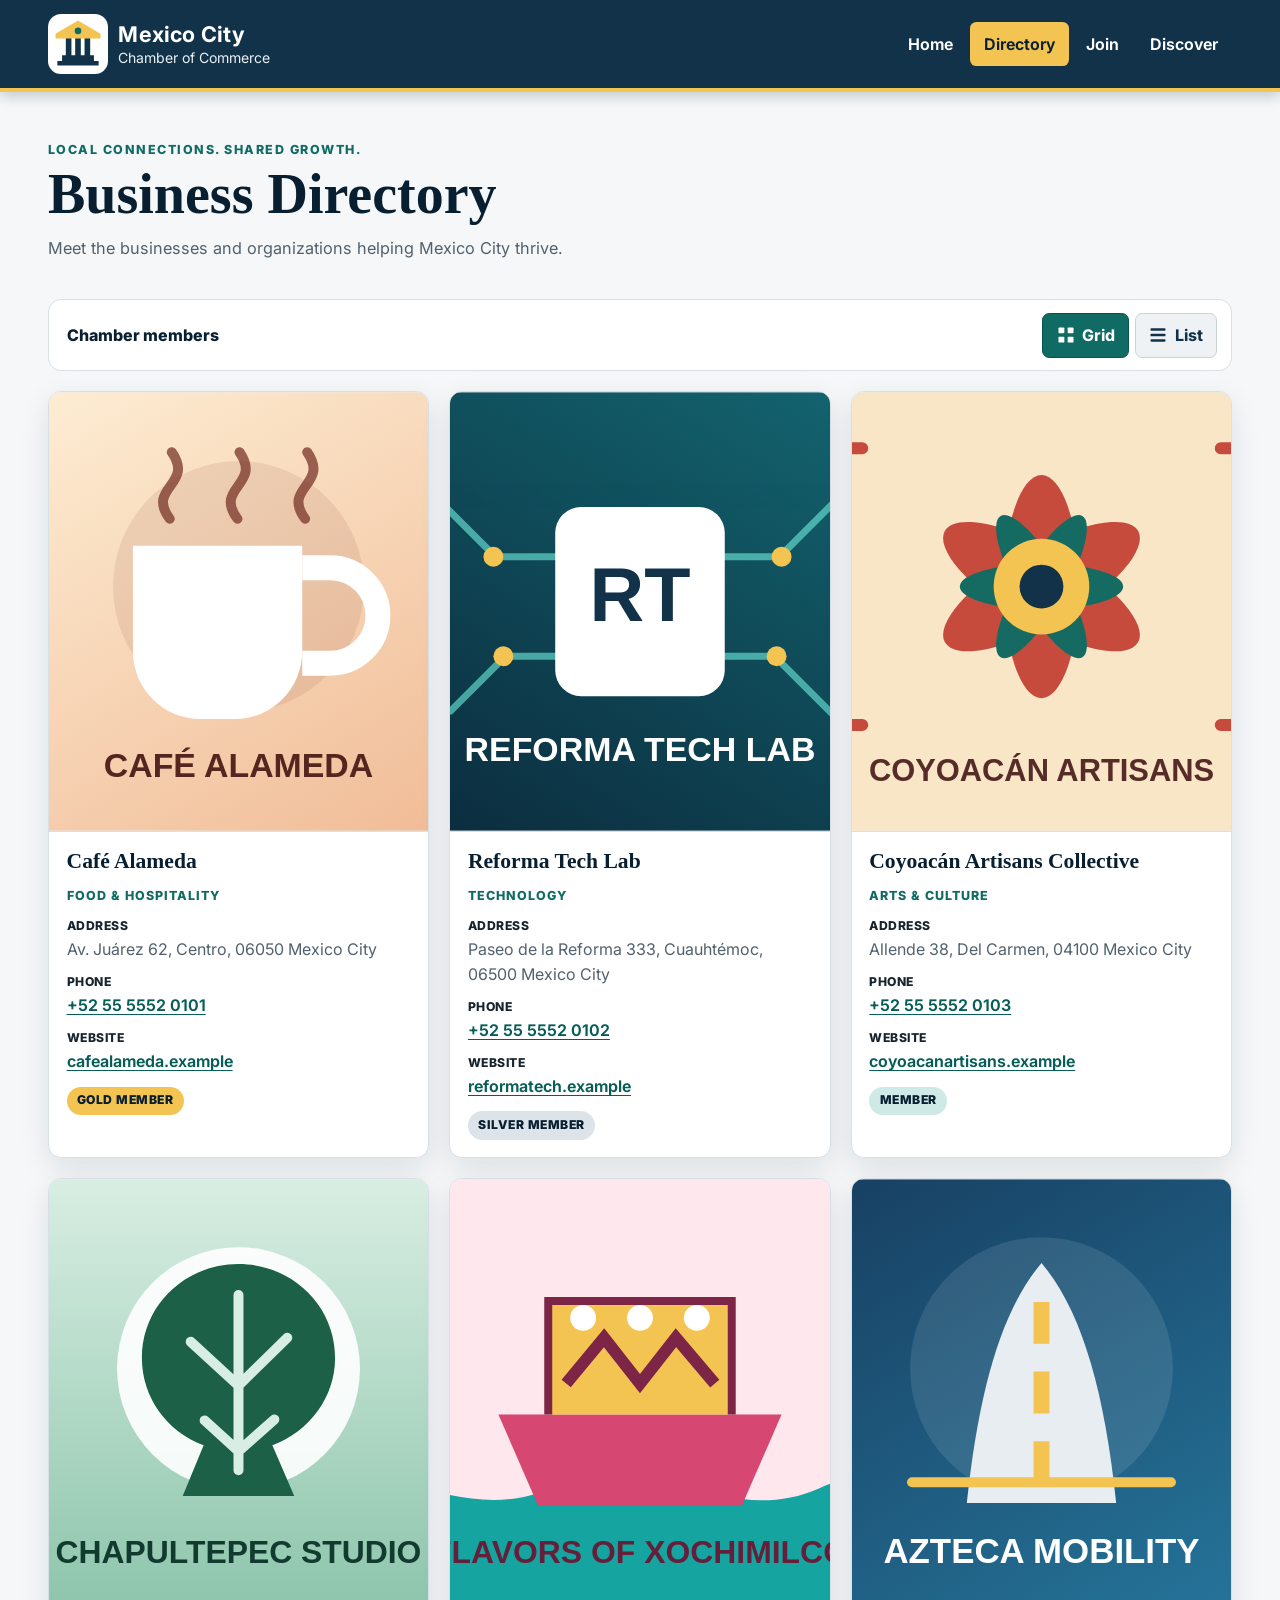
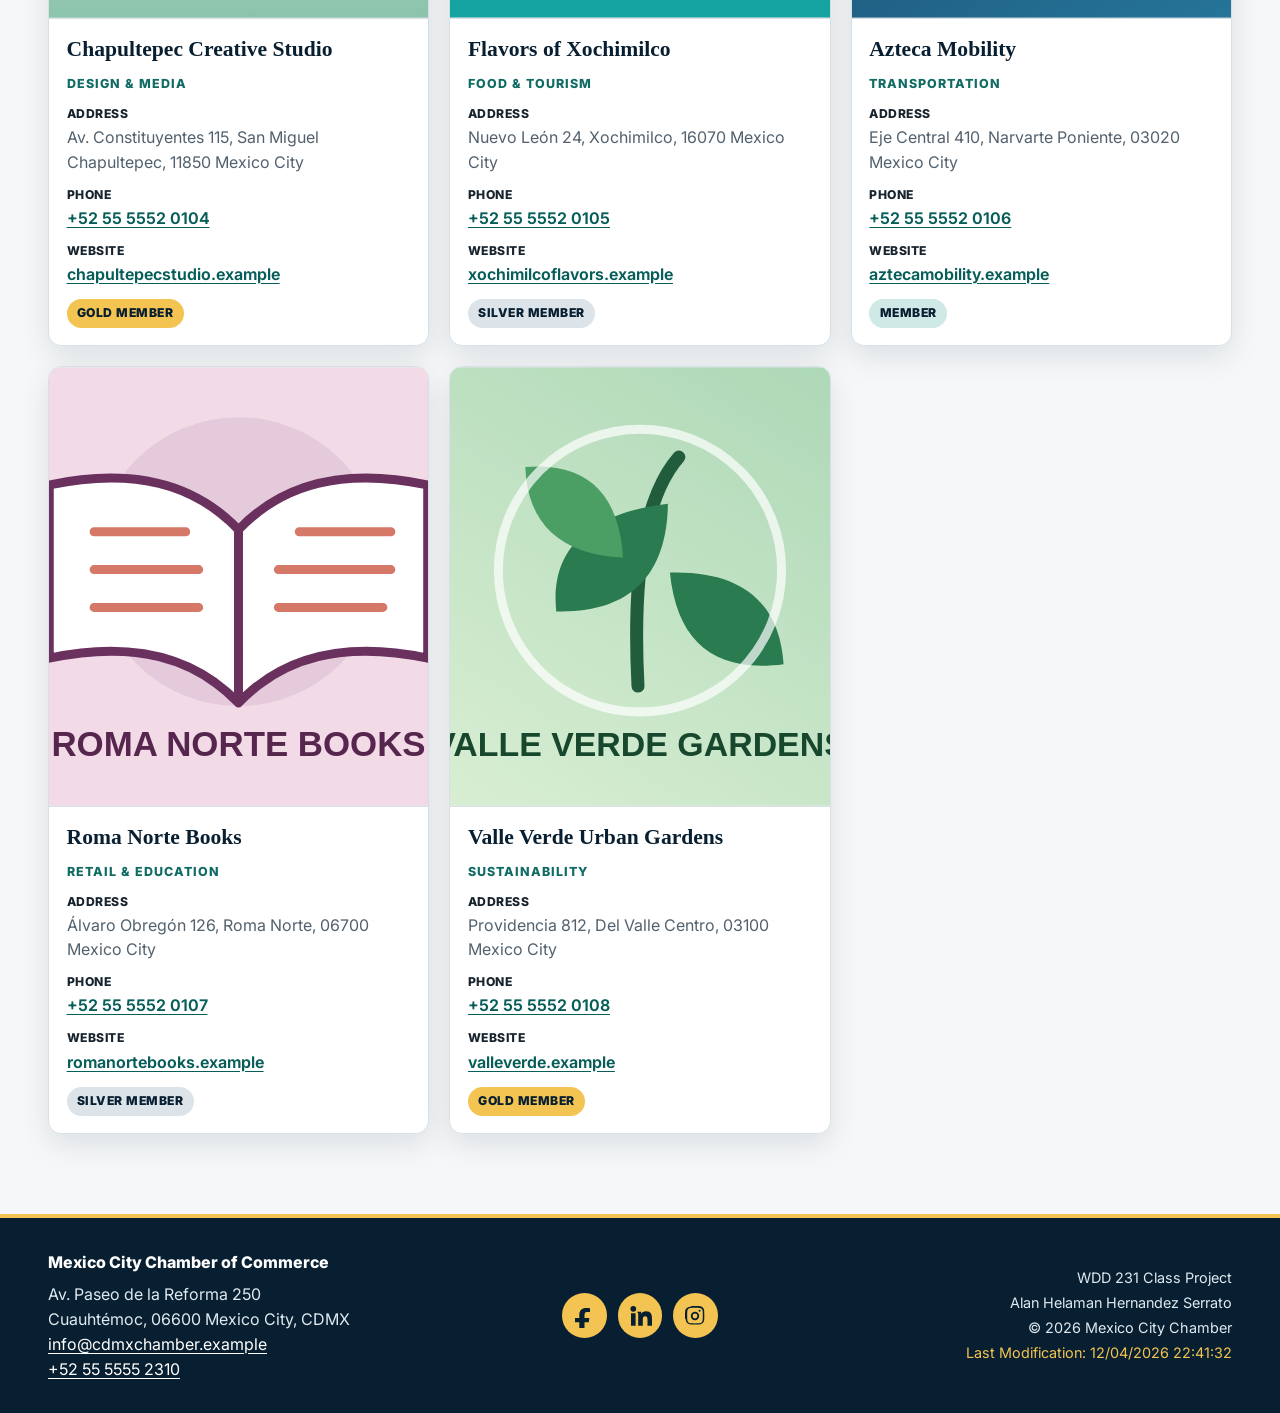
<file: chamber/directory.html>
<!doctype html>
<html lang="en">
<head>
  <meta charset="UTF-8">
  <meta name="viewport" content="width=device-width, initial-scale=1.0">
  <meta name="description" content="Explore trusted businesses and organizations in the Mexico City Chamber of Commerce member directory.">
  <meta name="author" content="Alan Helaman Hernandez Serrato">

  <meta property="og:title" content="Mexico City Chamber of Commerce Directory">
  <meta property="og:type" content="website">
  <meta property="og:description" content="Discover local businesses and organizations serving Mexico City through our chamber member directory.">
  <meta property="og:image" content="https://ahhs25.github.io/wdd231/chamber/images/og-image.jpg">
  <meta property="og:image:width" content="1200">
  <meta property="og:image:height" content="630">
  <meta property="og:image:alt" content="Mexico City Chamber of Commerce member directory">
  <meta property="og:url" content="https://ahhs25.github.io/wdd231/chamber/directory.html">

  <meta name="theme-color" content="#12324a">
  <link rel="canonical" href="https://ahhs25.github.io/wdd231/chamber/directory.html">
  <link rel="icon" href="images/favicon.svg" type="image/svg+xml">
  <link rel="preconnect" href="https://fonts.googleapis.com">
  <link rel="preconnect" href="https://fonts.gstatic.com" crossorigin>
  <link href="https://fonts.googleapis.com/css2?family=Inter:wght@400..900&amp;display=swap" rel="stylesheet">
  <link rel="stylesheet" href="styles/normalize.css">
  <link rel="stylesheet" href="styles/small.css">
  <link rel="stylesheet" href="styles/larger.css">
  <script src="scripts/directory.js" defer></script>
  <title>Directory | Mexico City Chamber of Commerce</title>
</head>
<body>
  <a class="skip-link" href="#main-content">Skip to main content</a>

  <header class="site-header">
    <div class="header-content">
      <a class="brand" href="index.html" aria-label="Mexico City Chamber of Commerce home">
        <img src="images/chamber-logo.svg" alt="" width="64" height="64">
        <span class="brand-text">
          <strong>Mexico City</strong>
          <span>Chamber of Commerce</span>
        </span>
      </a>

      <button id="menu" class="menu-button" type="button" aria-label="Open navigation menu" aria-controls="primary-navigation" aria-expanded="false">
        <span aria-hidden="true"></span>
        <span aria-hidden="true"></span>
        <span aria-hidden="true"></span>
      </button>

      <nav aria-label="Main navigation">
        <ul id="primary-navigation" class="navigation">
          <li><a href="index.html">Home</a></li>
          <li><a class="active" href="directory.html" aria-current="page">Directory</a></li>
          <li><a href="join.html">Join</a></li>
          <li><a href="discover.html">Discover</a></li>
        </ul>
      </nav>
    </div>
  </header>

  <main id="main-content">
    <section class="page-intro" aria-labelledby="directory-title">
      <p class="eyebrow">Local connections. Shared growth.</p>
      <h1 id="directory-title">Business Directory</h1>
      <p>Meet the businesses and organizations helping Mexico City thrive.</p>
    </section>

    <div class="directory-toolbar">
      <p class="results-label">Chamber members</p>
      <div class="view-controls" role="group" aria-label="Choose directory layout">
        <button id="grid" class="view-button active" type="button" aria-label="Show grid view" aria-pressed="true">
          <svg aria-hidden="true" viewBox="0 0 24 24" width="20" height="20">
            <rect x="3" y="3" width="7" height="7" rx="1"></rect>
            <rect x="14" y="3" width="7" height="7" rx="1"></rect>
            <rect x="3" y="14" width="7" height="7" rx="1"></rect>
            <rect x="14" y="14" width="7" height="7" rx="1"></rect>
          </svg>
          <span>Grid</span>
        </button>
        <button id="list" class="view-button" type="button" aria-label="Show list view" aria-pressed="false">
          <svg aria-hidden="true" viewBox="0 0 24 24" width="20" height="20">
            <rect x="3" y="4" width="18" height="3" rx="1"></rect>
            <rect x="3" y="10.5" width="18" height="3" rx="1"></rect>
            <rect x="3" y="17" width="18" height="3" rx="1"></rect>
          </svg>
          <span>List</span>
        </button>
      </div>
    </div>

    <p id="directory-status" class="directory-status" role="status">Loading chamber members…</p>
    <section id="members" class="members grid" aria-label="Chamber member directory"></section>

    <noscript>
      <p class="error-message">JavaScript is required to display the chamber member directory.</p>
    </noscript>
  </main>

  <footer>
    <div class="footer-content">
      <div class="footer-contact">
        <p class="footer-heading">Mexico City Chamber of Commerce</p>
        <address>
          Av. Paseo de la Reforma 250<br>
          Cuauhtémoc, 06600 Mexico City, CDMX<br>
          <a href="mailto:info@cdmxchamber.example">info@cdmxchamber.example</a><br>
          <a href="tel:+525555552310">+52 55 5555 2310</a>
        </address>
      </div>

      <nav class="social-links" aria-label="Social media links">
        <a href="https://www.facebook.com/" target="_blank" rel="noopener noreferrer" aria-label="Mexico City Chamber on Facebook">
          <svg aria-hidden="true" viewBox="0 0 24 24" width="24" height="24">
            <path d="M14 8h3V4.2c-.5-.1-2.2-.2-4.1-.2C9 4 6.3 6.4 6.3 10.8V14H2v4.3h4.3V24h5.2v-5.7h4.2l.7-4.3h-4.9v-2.8C11.5 9.9 11.9 8 14 8Z"></path>
          </svg>
        </a>
        <a href="https://www.linkedin.com/" target="_blank" rel="noopener noreferrer" aria-label="Mexico City Chamber on LinkedIn">
          <svg aria-hidden="true" viewBox="0 0 24 24" width="24" height="24">
            <path d="M5.3 7.7A2.7 2.7 0 1 0 5.3 2a2.7 2.7 0 0 0 0 5.7ZM3 21.8h4.6V9.2H3v12.6ZM10.2 9.2v12.6h4.6v-6.2c0-1.7.3-3.3 2.5-3.3 2.1 0 2.2 2 2.2 3.4v6.1H24V15c0-4.4-.9-7.7-6-7.7-2.4 0-4 1.3-4.7 2.5h-.1v-2h-4.4Z"></path>
          </svg>
        </a>
        <a href="https://www.instagram.com/" target="_blank" rel="noopener noreferrer" aria-label="Mexico City Chamber on Instagram">
          <svg aria-hidden="true" viewBox="0 0 24 24" width="24" height="24">
            <path d="M12 2c2.7 0 3 0 4.1.1 1 0 1.6.2 2.1.4a4.3 4.3 0 0 1 1.6 1c.5.5.8 1 1 1.6.2.5.4 1.2.4 2.1.1 1 .1 1.4.1 4.1s0 3-.1 4.1c0 1-.2 1.6-.4 2.1a4.3 4.3 0 0 1-1 1.6c-.5.5-1 .8-1.6 1-.5.2-1.2.4-2.1.4-1 .1-1.4.1-4.1.1s-3 0-4.1-.1c-1 0-1.6-.2-2.1-.4a4.3 4.3 0 0 1-1.6-1c-.5-.5-.8-1-1-1.6-.2-.5-.4-1.2-.4-2.1C2 15 2 14.7 2 12s0-3 .1-4.1c0-1 .2-1.6.4-2.1a4.3 4.3 0 0 1 1-1.6c.5-.5 1-.8 1.6-1 .5-.2 1.2-.4 2.1-.4C9 2 9.3 2 12 2Zm0 1.8c-2.6 0-2.9 0-4 .1-.8 0-1.3.2-1.6.3-.4.2-.8.4-1.1.7-.3.3-.5.7-.7 1.1-.1.3-.3.8-.3 1.6-.1 1-.1 1.4-.1 4s0 2.9.1 4c0 .8.2 1.3.3 1.6.2.4.4.8.7 1.1.3.3.7.5 1.1.7.3.1.8.3 1.6.3 1 .1 1.4.1 4 .1s2.9 0 4-.1c.8 0 1.3-.2 1.6-.3.4-.2.8-.4 1.1-.7.3-.3.5-.7.7-1.1.1-.3.3-.8.3-1.6.1-1 .1-1.4.1-4s0-2.9-.1-4c0-.8-.2-1.3-.3-1.6a2.5 2.5 0 0 0-.7-1.1 2.5 2.5 0 0 0-1.1-.7c-.3-.1-.8-.3-1.6-.3-1-.1-1.4-.1-4-.1Zm0 4a4.2 4.2 0 1 1 0 8.4 4.2 4.2 0 0 1 0-8.4Zm0 6.6a2.4 2.4 0 1 0 0-4.8 2.4 2.4 0 0 0 0 4.8Zm5.6-7.6a1 1 0 1 1-2 0 1 1 0 0 1 2 0Z"></path>
          </svg>
        </a>
      </nav>

      <div class="footer-development">
        <p>WDD 231 Class Project</p>
        <p>Alan Helaman Hernandez Serrato</p>
        <p>© <span id="currentyear"></span> Mexico City Chamber</p>
        <p id="lastModified"></p>
      </div>
    </div>
  </footer>
</body>
</html>
</file>
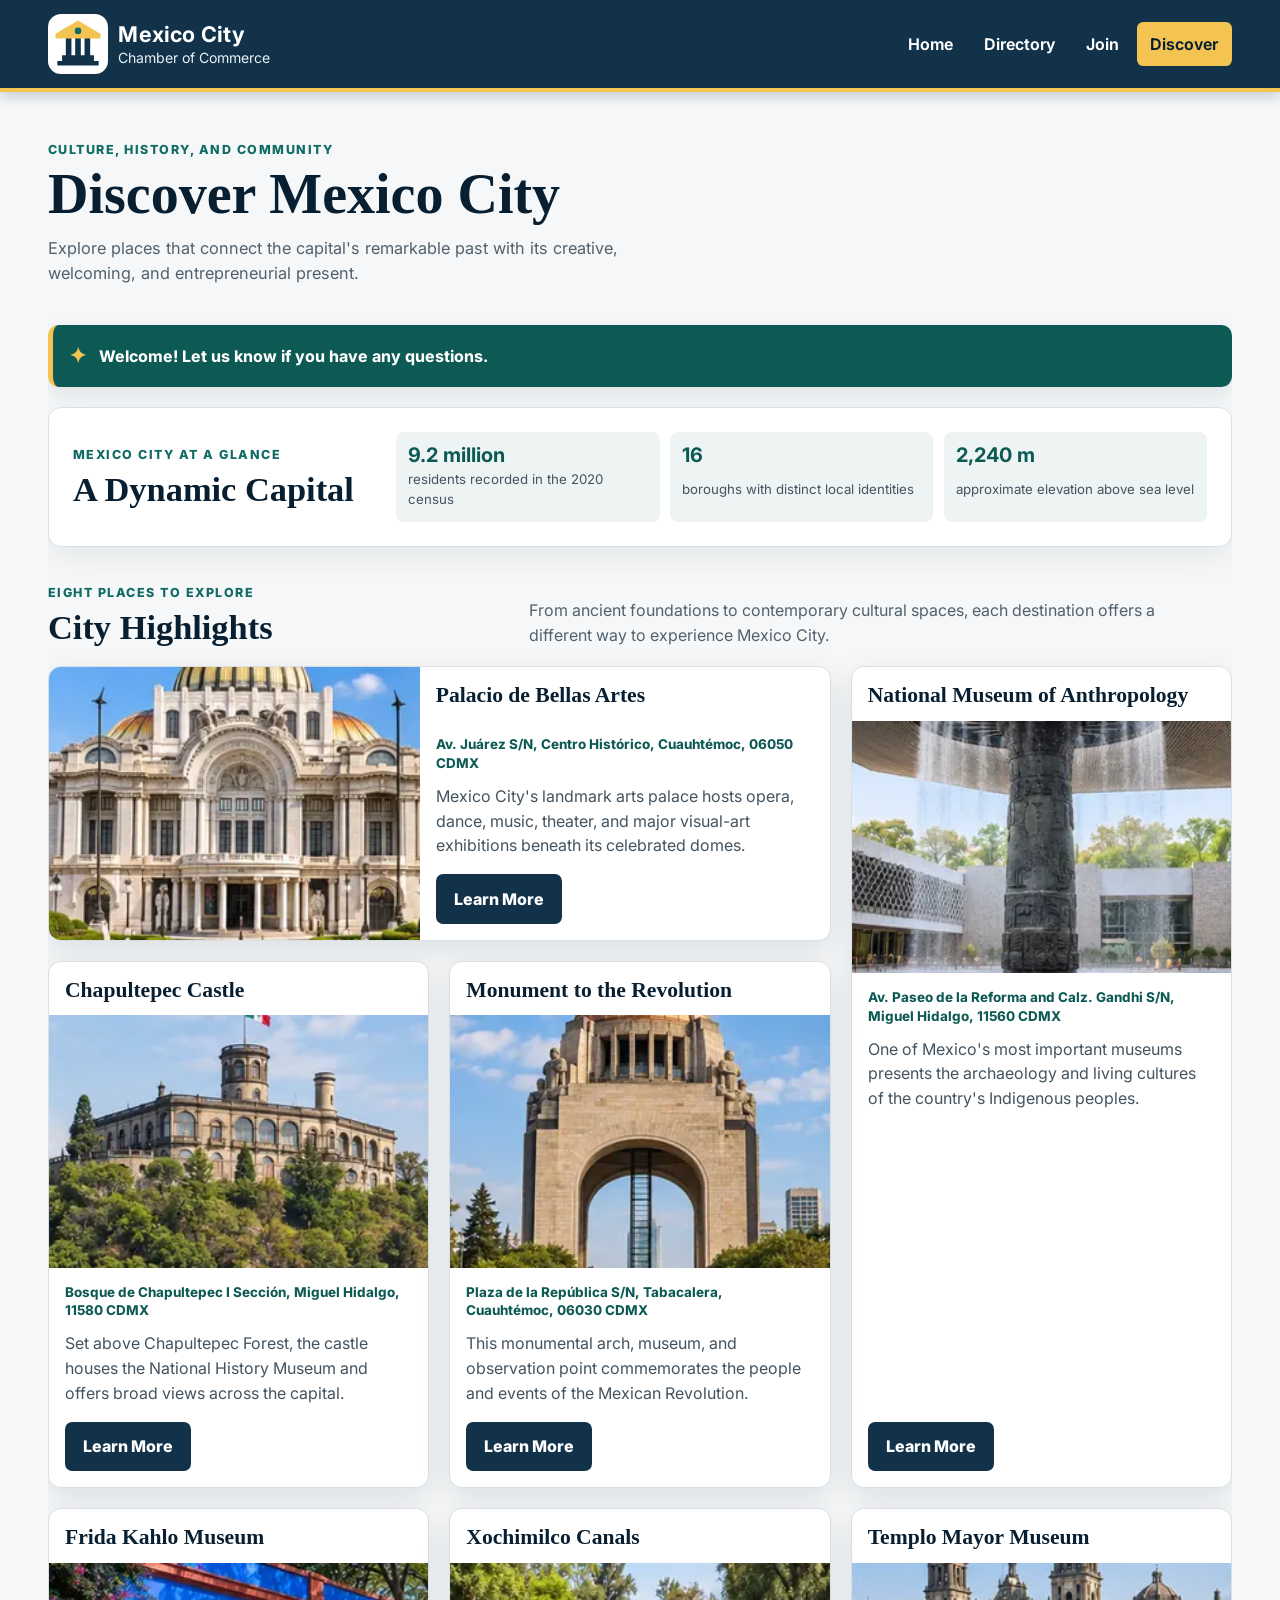
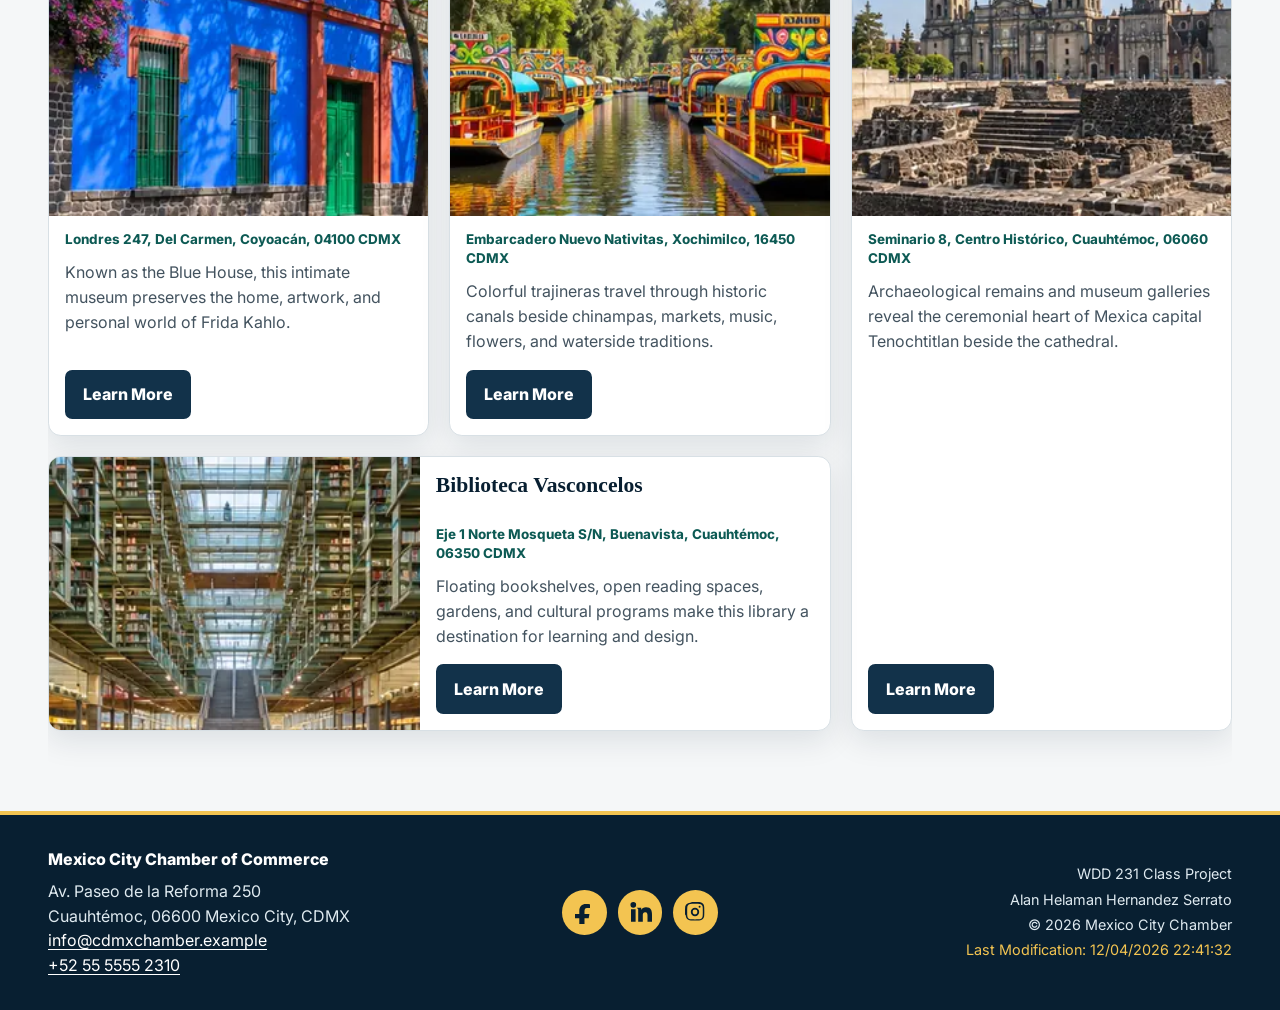
<file: chamber/discover.html>
<!doctype html>
<html lang="en">
<head>
  <meta charset="UTF-8">
  <meta name="viewport" content="width=device-width, initial-scale=1.0">
  <meta name="description" content="Discover eight cultural, historic, and community attractions that make Mexico City a remarkable place to visit, work, and grow.">
  <meta name="author" content="Alan Helaman Hernandez Serrato">

  <meta property="og:title" content="Discover Mexico City | Chamber of Commerce">
  <meta property="og:type" content="website">
  <meta property="og:description" content="Explore representative attractions, cultural destinations, and community features throughout Mexico City.">
  <meta property="og:image" content="https://ahhs25.github.io/wdd231/chamber/images/home-og.jpg">
  <meta property="og:image:width" content="1200">
  <meta property="og:image:height" content="630">
  <meta property="og:image:alt" content="Illustrated Mexico City skyline for the Chamber of Commerce">
  <meta property="og:url" content="https://ahhs25.github.io/wdd231/chamber/discover.html">

  <meta name="theme-color" content="#12324a">
  <link rel="canonical" href="https://ahhs25.github.io/wdd231/chamber/discover.html">
  <link rel="icon" href="images/favicon.svg" type="image/svg+xml">
  <link rel="preconnect" href="https://fonts.googleapis.com">
  <link rel="preconnect" href="https://fonts.gstatic.com" crossorigin>
  <link href="https://fonts.googleapis.com/css2?family=Inter:wght@400..900&amp;display=swap" rel="stylesheet">
  <link rel="stylesheet" href="styles/normalize.css">
  <link rel="stylesheet" href="styles/small.css">
  <link rel="stylesheet" href="styles/larger.css">
  <script type="module" src="scripts/discover.js"></script>
  <title>Discover Mexico City | Mexico City Chamber of Commerce</title>
</head>
<body>
  <a class="skip-link" href="#main-content">Skip to main content</a>

  <header class="site-header">
    <div class="header-content">
      <a class="brand" href="index.html" aria-label="Mexico City Chamber of Commerce home">
        <img src="images/chamber-logo.svg" alt="" width="64" height="64">
        <span class="brand-text">
          <strong>Mexico City</strong>
          <span>Chamber of Commerce</span>
        </span>
      </a>

      <button id="menu" class="menu-button" type="button" aria-label="Open navigation menu" aria-controls="primary-navigation" aria-expanded="false">
        <span aria-hidden="true"></span>
        <span aria-hidden="true"></span>
        <span aria-hidden="true"></span>
      </button>

      <nav aria-label="Main navigation">
        <ul id="primary-navigation" class="navigation">
          <li><a href="index.html">Home</a></li>
          <li><a href="directory.html">Directory</a></li>
          <li><a href="join.html">Join</a></li>
          <li><a class="active" href="discover.html" aria-current="page">Discover</a></li>
        </ul>
      </nav>
    </div>
  </header>

  <main id="main-content" class="discover-main">
    <section class="page-intro" aria-labelledby="discover-title">
      <p class="eyebrow">Culture, history, and community</p>
      <h1 id="discover-title">Discover Mexico City</h1>
      <p>Explore places that connect the capital's remarkable past with its creative, welcoming, and entrepreneurial present.</p>
    </section>

    <aside class="visit-panel" aria-label="Visit information">
      <span class="visit-icon" aria-hidden="true">✦</span>
      <p id="visit-message">Welcome! Let us know if you have any questions.</p>
    </aside>

    <section class="city-facts" aria-labelledby="city-facts-title">
      <div class="city-facts-heading">
        <p class="eyebrow">Mexico City at a glance</p>
        <h2 id="city-facts-title">A Dynamic Capital</h2>
      </div>
      <ul class="fact-list">
        <li><strong>9.2 million</strong><span>residents recorded in the 2020 census</span></li>
        <li><strong>16</strong><span>boroughs with distinct local identities</span></li>
        <li><strong>2,240 m</strong><span>approximate elevation above sea level</span></li>
      </ul>
    </section>

    <section class="places-section" aria-labelledby="places-title">
      <div class="places-heading">
        <div>
          <p class="eyebrow">Eight places to explore</p>
          <h2 id="places-title">City Highlights</h2>
        </div>
        <p>From ancient foundations to contemporary cultural spaces, each destination offers a different way to experience Mexico City.</p>
      </div>

      <p id="places-status" class="directory-status" role="status">Loading Mexico City highlights…</p>
      <div id="places" class="discover-grid" aria-live="polite"></div>
    </section>

    <noscript>
      <p class="error-message">JavaScript is required to display the eight Mexico City destination cards.</p>
    </noscript>
  </main>

  <footer>
    <div class="footer-content">
      <div class="footer-contact">
        <p class="footer-heading">Mexico City Chamber of Commerce</p>
        <address>
          Av. Paseo de la Reforma 250<br>
          Cuauhtémoc, 06600 Mexico City, CDMX<br>
          <a href="mailto:info@cdmxchamber.example">info@cdmxchamber.example</a><br>
          <a href="tel:+525555552310">+52 55 5555 2310</a>
        </address>
      </div>

      <nav class="social-links" aria-label="Social media links">
        <a href="https://www.facebook.com/" target="_blank" rel="noopener noreferrer" aria-label="Mexico City Chamber on Facebook">
          <svg aria-hidden="true" viewBox="0 0 24 24" width="24" height="24">
            <path d="M14 8h3V4.2c-.5-.1-2.2-.2-4.1-.2C9 4 6.3 6.4 6.3 10.8V14H2v4.3h4.3V24h5.2v-5.7h4.2l.7-4.3h-4.9v-2.8C11.5 9.9 11.9 8 14 8Z"></path>
          </svg>
        </a>
        <a href="https://www.linkedin.com/" target="_blank" rel="noopener noreferrer" aria-label="Mexico City Chamber on LinkedIn">
          <svg aria-hidden="true" viewBox="0 0 24 24" width="24" height="24">
            <path d="M5.3 7.7A2.7 2.7 0 1 0 5.3 2a2.7 2.7 0 0 0 0 5.7ZM3 21.8h4.6V9.2H3v12.6ZM10.2 9.2v12.6h4.6v-6.2c0-1.7.3-3.3 2.5-3.3 2.1 0 2.2 2 2.2 3.4v6.1H24V15c0-4.4-.9-7.7-6-7.7-2.4 0-4 1.3-4.7 2.5h-.1v-2h-4.4Z"></path>
          </svg>
        </a>
        <a href="https://www.instagram.com/" target="_blank" rel="noopener noreferrer" aria-label="Mexico City Chamber on Instagram">
          <svg aria-hidden="true" viewBox="0 0 24 24" width="24" height="24">
            <path d="M12 2c2.7 0 3 0 4.1.1 1 0 1.6.2 2.1.4a4.3 4.3 0 0 1 1.6 1c.5.5.8 1 1 1.6.2.5.4 1.2.4 2.1.1 1 .1 1.4.1 4.1s0 3-.1 4.1c0 1-.2 1.6-.4 2.1a4.3 4.3 0 0 1-1 1.6c-.5.5-1 .8-1.6 1-.5.2-1.2.4-2.1.4-1 .1-1.4.1-4.1.1s-3 0-4.1-.1c-1 0-1.6-.2-2.1-.4a4.3 4.3 0 0 1-1.6-1c-.5-.5-.8-1-1-1.6-.2-.5-.4-1.2-.4-2.1C2 15 2 14.7 2 12s0-3 .1-4.1c0-1 .2-1.6.4-2.1a4.3 4.3 0 0 1 1-1.6c.5-.5 1-.8 1.6-1 .5-.2 1.2-.4 2.1-.4C9 2 9.3 2 12 2Zm0 1.8c-2.6 0-2.9 0-4 .1-.8 0-1.3.2-1.6.3-.4.2-.8.4-1.1.7-.3.3-.5.7-.7 1.1-.1.3-.3.8-.3 1.6-.1 1-.1 1.4-.1 4s0 2.9.1 4c0 .8.2 1.3.3 1.6.2.4.4.8.7 1.1.3.3.7.5 1.1.7.3.1.8.3 1.6.3 1 .1 1.4.1 4 .1s2.9 0 4-.1c.8 0 1.3-.2 1.6-.3.4-.2.8-.4 1.1-.7.3-.3.5-.7.7-1.1.1-.3.3-.8.3-1.6.1-1 .1-1.4.1-4s0-2.9-.1-4c0-.8-.2-1.3-.3-1.6a2.5 2.5 0 0 0-.7-1.1 2.5 2.5 0 0 0-1.1-.7c-.3-.1-.8-.3-1.6-.3-1-.1-1.4-.1-4-.1Zm0 4a4.2 4.2 0 1 1 0 8.4 4.2 4.2 0 0 1 0-8.4Zm0 6.6a2.4 2.4 0 1 0 0-4.8 2.4 2.4 0 0 0 0 4.8Zm5.6-7.6a1 1 0 1 1-2 0 1 1 0 0 1 2 0Z"></path>
          </svg>
        </a>
      </nav>

      <div class="footer-development">
        <p>WDD 231 Class Project</p>
        <p>Alan Helaman Hernandez Serrato</p>
        <p>© <span id="currentyear"></span> Mexico City Chamber</p>
        <p id="lastModified"></p>
      </div>
    </div>
  </footer>
</body>
</html>
</file>
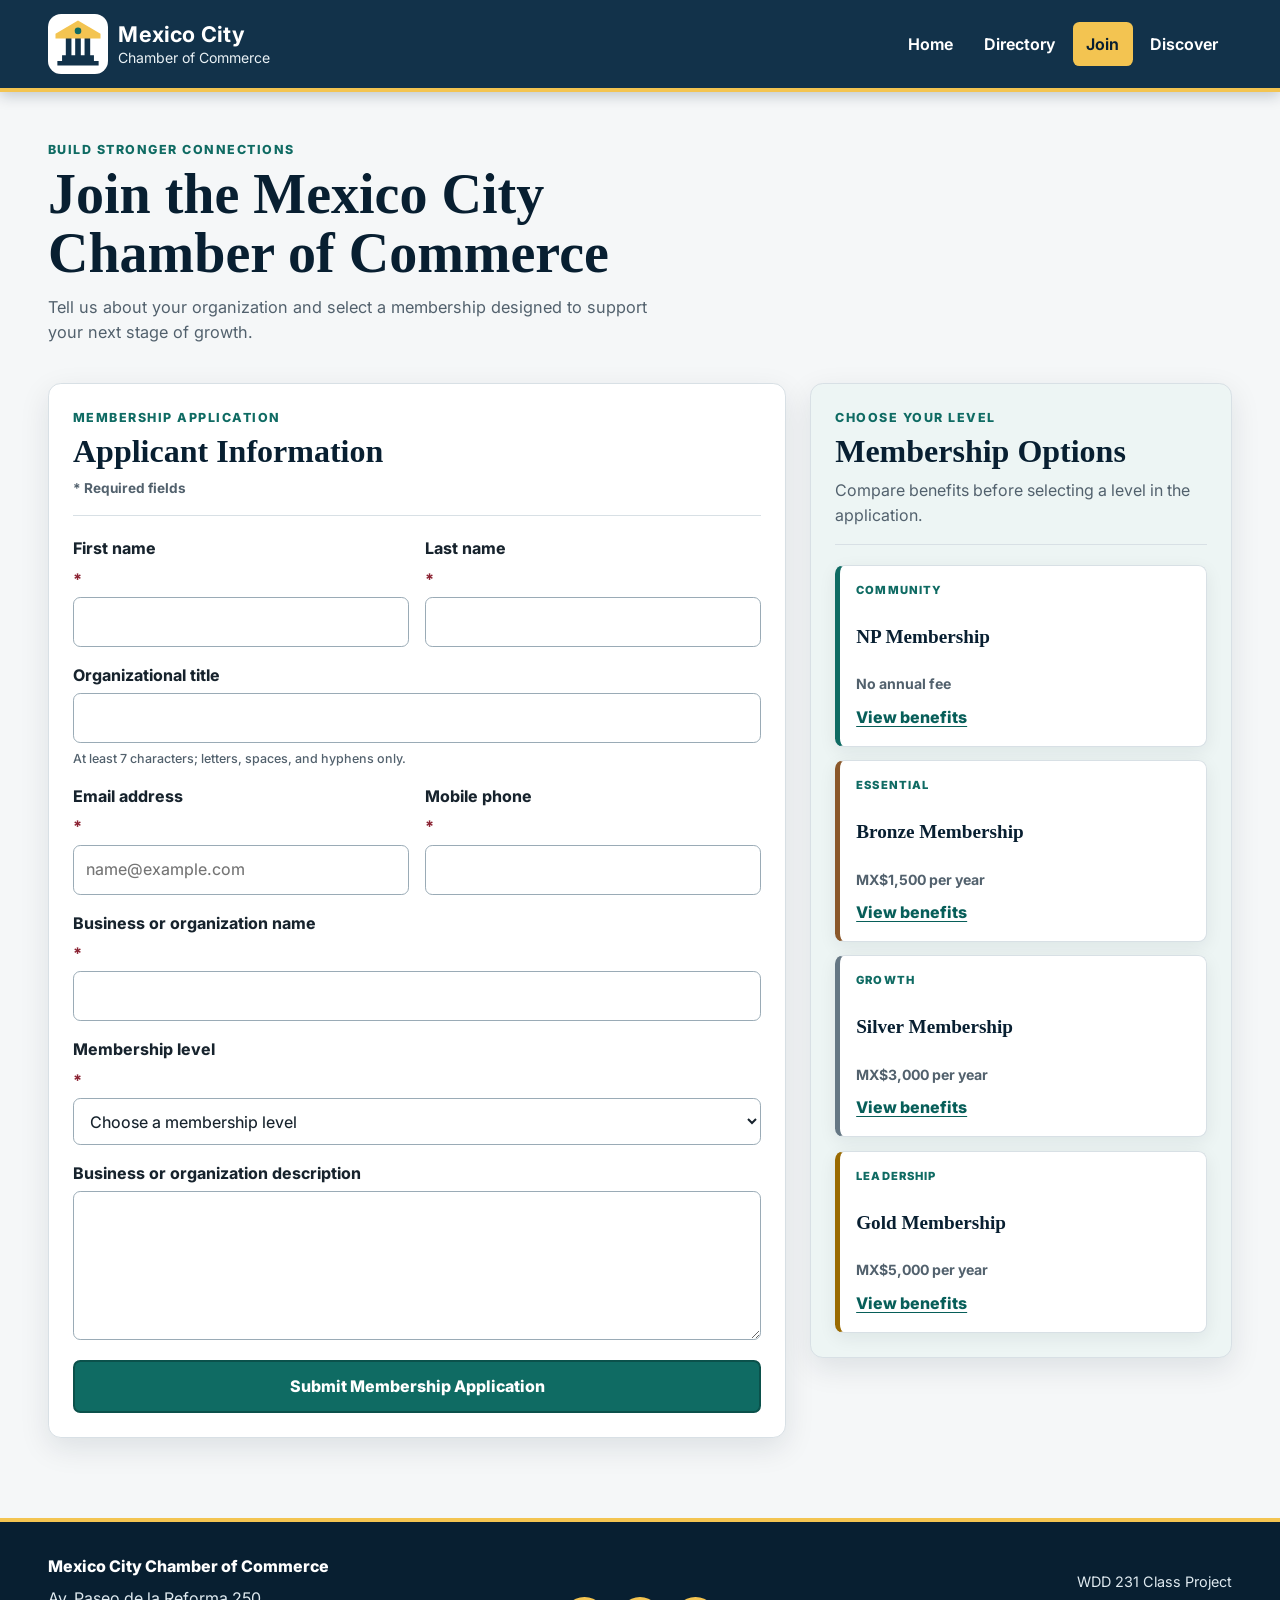
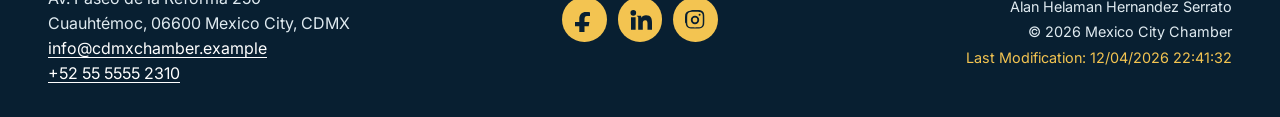
<file: chamber/join.html>
<!doctype html>
<html lang="en">
<head>
  <meta charset="UTF-8">
  <meta name="viewport" content="width=device-width, initial-scale=1.0">
  <meta name="description" content="Apply to join the Mexico City Chamber of Commerce and choose the membership level that best supports your organization.">
  <meta name="author" content="Alan Helaman Hernandez Serrato">

  <meta property="og:title" content="Join the Mexico City Chamber of Commerce">
  <meta property="og:type" content="website">
  <meta property="og:description" content="Grow your organization through local connections, training, events, and promotional opportunities in Mexico City.">
  <meta property="og:image" content="https://ahhs25.github.io/wdd231/chamber/images/home-og.jpg">
  <meta property="og:image:width" content="1200">
  <meta property="og:image:height" content="630">
  <meta property="og:image:alt" content="Illustrated Mexico City skyline for the Chamber of Commerce">
  <meta property="og:url" content="https://ahhs25.github.io/wdd231/chamber/join.html">

  <meta name="theme-color" content="#12324a">
  <link rel="canonical" href="https://ahhs25.github.io/wdd231/chamber/join.html">
  <link rel="icon" href="images/favicon.svg" type="image/svg+xml">
  <link rel="preconnect" href="https://fonts.googleapis.com">
  <link rel="preconnect" href="https://fonts.gstatic.com" crossorigin>
  <link href="https://fonts.googleapis.com/css2?family=Inter:wght@400..900&amp;display=swap" rel="stylesheet">
  <link rel="stylesheet" href="styles/normalize.css">
  <link rel="stylesheet" href="styles/small.css">
  <link rel="stylesheet" href="styles/larger.css">
  <script src="scripts/join.js" defer></script>
  <title>Join | Mexico City Chamber of Commerce</title>
</head>
<body>
  <a class="skip-link" href="#main-content">Skip to main content</a>

  <header class="site-header">
    <div class="header-content">
      <a class="brand" href="index.html" aria-label="Mexico City Chamber of Commerce home">
        <img src="images/chamber-logo.svg" alt="" width="64" height="64">
        <span class="brand-text">
          <strong>Mexico City</strong>
          <span>Chamber of Commerce</span>
        </span>
      </a>

      <button id="menu" class="menu-button" type="button" aria-label="Open navigation menu" aria-controls="primary-navigation" aria-expanded="false">
        <span aria-hidden="true"></span>
        <span aria-hidden="true"></span>
        <span aria-hidden="true"></span>
      </button>

      <nav aria-label="Main navigation">
        <ul id="primary-navigation" class="navigation">
          <li><a href="index.html">Home</a></li>
          <li><a href="directory.html">Directory</a></li>
          <li><a class="active" href="join.html" aria-current="page">Join</a></li>
          <li><a href="discover.html">Discover</a></li>
        </ul>
      </nav>
    </div>
  </header>

  <main id="main-content" class="join-main">
    <section class="page-intro" aria-labelledby="join-title">
      <p class="eyebrow">Build stronger connections</p>
      <h1 id="join-title">Join the Mexico City Chamber of Commerce</h1>
      <p>Tell us about your organization and select a membership designed to support your next stage of growth.</p>
    </section>

    <div class="join-layout">
      <section class="application-panel" aria-labelledby="application-title">
        <div class="section-heading">
          <p class="eyebrow">Membership application</p>
          <h2 id="application-title">Applicant Information</h2>
          <p id="required-note" class="required-note"><span aria-hidden="true">*</span> Required fields</p>
        </div>

        <form class="membership-form" method="get" action="thankyou.html" aria-describedby="required-note">
          <div class="form-row">
            <label class="form-label">
              First name <span class="required-marker" aria-hidden="true">*</span>
              <input type="text" id="first" name="first" title="Enter your first name" autocomplete="given-name" required>
            </label>

            <label class="form-label">
              Last name <span class="required-marker" aria-hidden="true">*</span>
              <input type="text" id="last" name="last" title="Enter your last name" autocomplete="family-name" required>
            </label>
          </div>

          <label class="form-label">
            Organizational title
            <input type="text" id="organization-title" name="title" title="Enter at least seven letters, spaces, or hyphens" autocomplete="organization-title" pattern="[A-Za-zÀ-ÖØ-öø-ÿ\s\-]{7,}" minlength="7" aria-describedby="title-help">
            <small id="title-help">At least 7 characters; letters, spaces, and hyphens only.</small>
          </label>

          <div class="form-row">
            <label class="form-label">
              Email address <span class="required-marker" aria-hidden="true">*</span>
              <input type="email" id="email" name="email" title="Enter a valid email address" autocomplete="email" placeholder="name@example.com" required>
            </label>

            <label class="form-label">
              Mobile phone <span class="required-marker" aria-hidden="true">*</span>
              <input type="tel" id="phone" name="phone" title="Enter your mobile phone number" autocomplete="tel" required>
            </label>
          </div>

          <label class="form-label">
            Business or organization name <span class="required-marker" aria-hidden="true">*</span>
            <input type="text" id="organization" name="organization" title="Enter the name of your business or organization" autocomplete="organization" required>
          </label>

          <label class="form-label">
            Membership level <span class="required-marker" aria-hidden="true">*</span>
            <select id="membership" name="membership" title="Select a membership level" autocomplete="off" required>
              <option value="" selected disabled>Choose a membership level</option>
              <option value="np">NP Membership — No fee</option>
              <option value="bronze">Bronze Membership</option>
              <option value="silver">Silver Membership</option>
              <option value="gold">Gold Membership</option>
            </select>
          </label>

          <label class="form-label">
            Business or organization description
            <textarea id="description" name="description" title="Describe your business or organization" autocomplete="off" rows="5"></textarea>
          </label>

          <input type="hidden" id="timestamp" name="timestamp">
          <input class="form-submit" type="submit" title="Submit your membership application" value="Submit Membership Application">
        </form>
      </section>

      <section class="membership-options" aria-labelledby="membership-options-title">
        <div class="section-heading">
          <p class="eyebrow">Choose your level</p>
          <h2 id="membership-options-title">Membership Options</h2>
          <p>Compare benefits before selecting a level in the application.</p>
        </div>

        <div class="membership-cards">
          <article class="membership-level-card level-np">
            <p class="level-label">Community</p>
            <h3>NP Membership</h3>
            <p class="membership-cost">No annual fee</p>
            <a class="membership-details" href="#np-modal" data-dialog="np-modal" aria-haspopup="dialog">View benefits</a>
          </article>

          <article class="membership-level-card level-bronze">
            <p class="level-label">Essential</p>
            <h3>Bronze Membership</h3>
            <p class="membership-cost">MX$1,500 per year</p>
            <a class="membership-details" href="#bronze-modal" data-dialog="bronze-modal" aria-haspopup="dialog">View benefits</a>
          </article>

          <article class="membership-level-card level-silver">
            <p class="level-label">Growth</p>
            <h3>Silver Membership</h3>
            <p class="membership-cost">MX$3,000 per year</p>
            <a class="membership-details" href="#silver-modal" data-dialog="silver-modal" aria-haspopup="dialog">View benefits</a>
          </article>

          <article class="membership-level-card level-gold">
            <p class="level-label">Leadership</p>
            <h3>Gold Membership</h3>
            <p class="membership-cost">MX$5,000 per year</p>
            <a class="membership-details" href="#gold-modal" data-dialog="gold-modal" aria-haspopup="dialog">View benefits</a>
          </article>
        </div>
      </section>
    </div>

    <dialog id="np-modal" class="membership-modal" aria-labelledby="np-modal-title">
      <div class="modal-heading">
        <h2 id="np-modal-title">NP Membership Benefits</h2>
        <button class="modal-close" type="button" data-close-dialog aria-label="Close NP Membership benefits">×</button>
      </div>
      <div class="modal-body">
        <p class="modal-price">No annual fee for qualifying nonprofit organizations.</p>
        <ul class="modal-benefits">
          <li>Standard listing in the chamber directory</li>
          <li>Monthly member newsletter</li>
          <li>Invitations to nonprofit networking sessions</li>
          <li>Access to selected community workshops</li>
        </ul>
        <button class="modal-action" type="button" data-close-dialog>Close</button>
      </div>
    </dialog>

    <dialog id="bronze-modal" class="membership-modal" aria-labelledby="bronze-modal-title">
      <div class="modal-heading">
        <h2 id="bronze-modal-title">Bronze Membership Benefits</h2>
        <button class="modal-close" type="button" data-close-dialog aria-label="Close Bronze Membership benefits">×</button>
      </div>
      <div class="modal-body">
        <p class="modal-price">MX$1,500 per year</p>
        <ul class="modal-benefits">
          <li>All NP Membership benefits</li>
          <li>Admission to monthly networking events</li>
          <li>Member pricing on chamber training</li>
          <li>Access to business resource guides</li>
        </ul>
        <button class="modal-action" type="button" data-close-dialog>Close</button>
      </div>
    </dialog>

    <dialog id="silver-modal" class="membership-modal" aria-labelledby="silver-modal-title">
      <div class="modal-heading">
        <h2 id="silver-modal-title">Silver Membership Benefits</h2>
        <button class="modal-close" type="button" data-close-dialog aria-label="Close Silver Membership benefits">×</button>
      </div>
      <div class="modal-body">
        <p class="modal-price">MX$3,000 per year</p>
        <ul class="modal-benefits">
          <li>All Bronze Membership benefits</li>
          <li>Enhanced chamber directory listing</li>
          <li>Two complimentary training registrations</li>
          <li>Eligibility for home-page member spotlights</li>
          <li>Discounted event sponsorship opportunities</li>
        </ul>
        <button class="modal-action" type="button" data-close-dialog>Close</button>
      </div>
    </dialog>

    <dialog id="gold-modal" class="membership-modal" aria-labelledby="gold-modal-title">
      <div class="modal-heading">
        <h2 id="gold-modal-title">Gold Membership Benefits</h2>
        <button class="modal-close" type="button" data-close-dialog aria-label="Close Gold Membership benefits">×</button>
      </div>
      <div class="modal-body">
        <p class="modal-price">MX$5,000 per year</p>
        <ul class="modal-benefits">
          <li>All Silver Membership benefits</li>
          <li>Priority home-page spotlight placement</li>
          <li>Four complimentary training registrations</li>
          <li>VIP invitations to leadership roundtables</li>
          <li>Recognition at major chamber events</li>
        </ul>
        <button class="modal-action" type="button" data-close-dialog>Close</button>
      </div>
    </dialog>

    <noscript>
      <p class="error-message">JavaScript is required to open membership details and record the application timestamp.</p>
    </noscript>
  </main>

  <footer>
    <div class="footer-content">
      <div class="footer-contact">
        <p class="footer-heading">Mexico City Chamber of Commerce</p>
        <address>
          Av. Paseo de la Reforma 250<br>
          Cuauhtémoc, 06600 Mexico City, CDMX<br>
          <a href="mailto:info@cdmxchamber.example">info@cdmxchamber.example</a><br>
          <a href="tel:+525555552310">+52 55 5555 2310</a>
        </address>
      </div>

      <nav class="social-links" aria-label="Social media links">
        <a href="https://www.facebook.com/" target="_blank" rel="noopener noreferrer" aria-label="Mexico City Chamber on Facebook">
          <svg aria-hidden="true" viewBox="0 0 24 24" width="24" height="24">
            <path d="M14 8h3V4.2c-.5-.1-2.2-.2-4.1-.2C9 4 6.3 6.4 6.3 10.8V14H2v4.3h4.3V24h5.2v-5.7h4.2l.7-4.3h-4.9v-2.8C11.5 9.9 11.9 8 14 8Z"></path>
          </svg>
        </a>
        <a href="https://www.linkedin.com/" target="_blank" rel="noopener noreferrer" aria-label="Mexico City Chamber on LinkedIn">
          <svg aria-hidden="true" viewBox="0 0 24 24" width="24" height="24">
            <path d="M5.3 7.7A2.7 2.7 0 1 0 5.3 2a2.7 2.7 0 0 0 0 5.7ZM3 21.8h4.6V9.2H3v12.6ZM10.2 9.2v12.6h4.6v-6.2c0-1.7.3-3.3 2.5-3.3 2.1 0 2.2 2 2.2 3.4v6.1H24V15c0-4.4-.9-7.7-6-7.7-2.4 0-4 1.3-4.7 2.5h-.1v-2h-4.4Z"></path>
          </svg>
        </a>
        <a href="https://www.instagram.com/" target="_blank" rel="noopener noreferrer" aria-label="Mexico City Chamber on Instagram">
          <svg aria-hidden="true" viewBox="0 0 24 24" width="24" height="24">
            <path d="M12 2c2.7 0 3 0 4.1.1 1 0 1.6.2 2.1.4a4.3 4.3 0 0 1 1.6 1c.5.5.8 1 1 1.6.2.5.4 1.2.4 2.1.1 1 .1 1.4.1 4.1s0 3-.1 4.1c0 1-.2 1.6-.4 2.1a4.3 4.3 0 0 1-1 1.6c-.5.5-1 .8-1.6 1-.5.2-1.2.4-2.1.4-1 .1-1.4.1-4.1.1s-3 0-4.1-.1c-1 0-1.6-.2-2.1-.4a4.3 4.3 0 0 1-1.6-1c-.5-.5-.8-1-1-1.6-.2-.5-.4-1.2-.4-2.1C2 15 2 14.7 2 12s0-3 .1-4.1c0-1 .2-1.6.4-2.1a4.3 4.3 0 0 1 1-1.6c.5-.5 1-.8 1.6-1 .5-.2 1.2-.4 2.1-.4C9 2 9.3 2 12 2Zm0 1.8c-2.6 0-2.9 0-4 .1-.8 0-1.3.2-1.6.3-.4.2-.8.4-1.1.7-.3.3-.5.7-.7 1.1-.1.3-.3.8-.3 1.6-.1 1-.1 1.4-.1 4s0 2.9.1 4c0 .8.2 1.3.3 1.6.2.4.4.8.7 1.1.3.3.7.5 1.1.7.3.1.8.3 1.6.3 1 .1 1.4.1 4 .1s2.9 0 4-.1c.8 0 1.3-.2 1.6-.3.4-.2.8-.4 1.1-.7.3-.3.5-.7.7-1.1.1-.3.3-.8.3-1.6.1-1 .1-1.4.1-4s0-2.9-.1-4c0-.8-.2-1.3-.3-1.6a2.5 2.5 0 0 0-.7-1.1 2.5 2.5 0 0 0-1.1-.7c-.3-.1-.8-.3-1.6-.3-1-.1-1.4-.1-4-.1Zm0 4a4.2 4.2 0 1 1 0 8.4 4.2 4.2 0 0 1 0-8.4Zm0 6.6a2.4 2.4 0 1 0 0-4.8 2.4 2.4 0 0 0 0 4.8Zm5.6-7.6a1 1 0 1 1-2 0 1 1 0 0 1 2 0Z"></path>
          </svg>
        </a>
      </nav>

      <div class="footer-development">
        <p>WDD 231 Class Project</p>
        <p>Alan Helaman Hernandez Serrato</p>
        <p>© <span id="currentyear"></span> Mexico City Chamber</p>
        <p id="lastModified"></p>
      </div>
    </div>
  </footer>
</body>
</html>
</file>
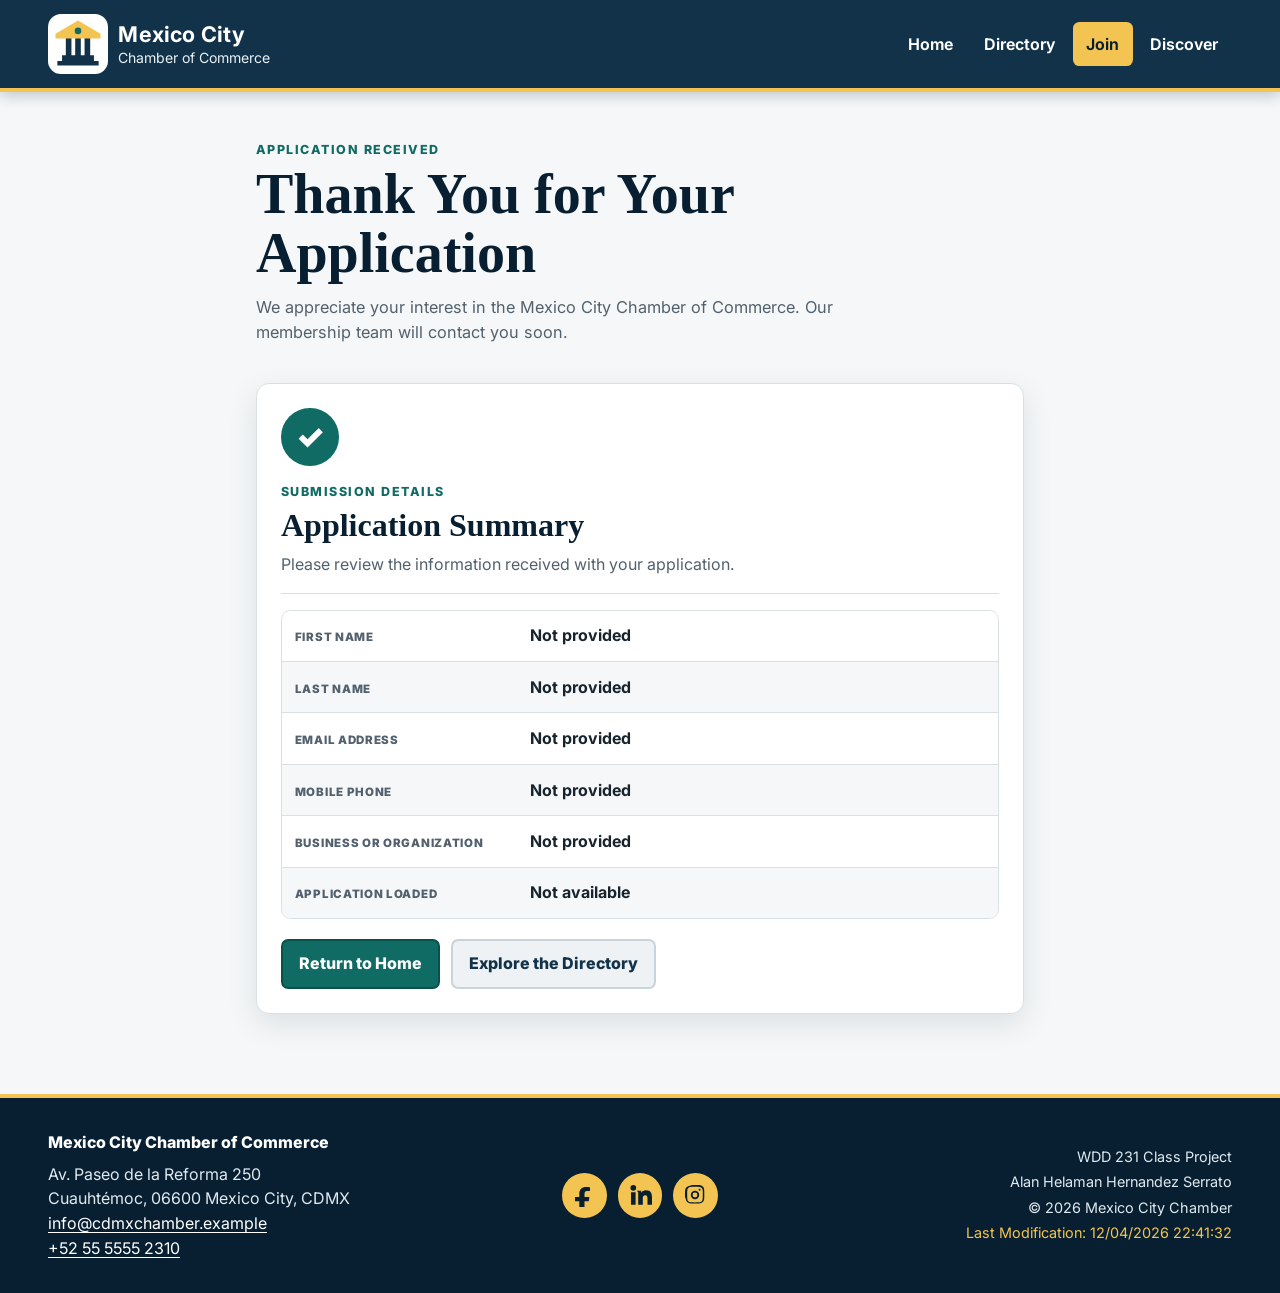
<file: chamber/thankyou.html>
<!doctype html>
<html lang="en">
<head>
  <meta charset="UTF-8">
  <meta name="viewport" content="width=device-width, initial-scale=1.0">
  <meta name="description" content="Confirmation of a submitted Mexico City Chamber of Commerce membership application.">
  <meta name="author" content="Alan Helaman Hernandez Serrato">

  <meta property="og:title" content="Membership Application Confirmation | Mexico City">
  <meta property="og:type" content="website">
  <meta property="og:description" content="Thank you for applying to join the Mexico City Chamber of Commerce.">
  <meta property="og:image" content="https://ahhs25.github.io/wdd231/chamber/images/home-og.jpg">
  <meta property="og:image:width" content="1200">
  <meta property="og:image:height" content="630">
  <meta property="og:image:alt" content="Illustrated Mexico City skyline for the Chamber of Commerce">
  <meta property="og:url" content="https://ahhs25.github.io/wdd231/chamber/thankyou.html">

  <meta name="theme-color" content="#12324a">
  <link rel="canonical" href="https://ahhs25.github.io/wdd231/chamber/thankyou.html">
  <link rel="icon" href="images/favicon.svg" type="image/svg+xml">
  <link rel="preconnect" href="https://fonts.googleapis.com">
  <link rel="preconnect" href="https://fonts.gstatic.com" crossorigin>
  <link href="https://fonts.googleapis.com/css2?family=Inter:wght@400..900&amp;display=swap" rel="stylesheet">
  <link rel="stylesheet" href="styles/normalize.css">
  <link rel="stylesheet" href="styles/small.css">
  <link rel="stylesheet" href="styles/larger.css">
  <script src="scripts/thankyou.js" defer></script>
  <title>Thank You | Mexico City Chamber of Commerce</title>
</head>
<body>
  <a class="skip-link" href="#main-content">Skip to main content</a>

  <header class="site-header">
    <div class="header-content">
      <a class="brand" href="index.html" aria-label="Mexico City Chamber of Commerce home">
        <img src="images/chamber-logo.svg" alt="" width="64" height="64">
        <span class="brand-text">
          <strong>Mexico City</strong>
          <span>Chamber of Commerce</span>
        </span>
      </a>

      <button id="menu" class="menu-button" type="button" aria-label="Open navigation menu" aria-controls="primary-navigation" aria-expanded="false">
        <span aria-hidden="true"></span>
        <span aria-hidden="true"></span>
        <span aria-hidden="true"></span>
      </button>

      <nav aria-label="Main navigation">
        <ul id="primary-navigation" class="navigation">
          <li><a href="index.html">Home</a></li>
          <li><a href="directory.html">Directory</a></li>
          <li><a class="active" href="join.html">Join</a></li>
          <li><a href="discover.html">Discover</a></li>
        </ul>
      </nav>
    </div>
  </header>

  <main id="main-content" class="thankyou-main">
    <section class="page-intro thankyou-intro" aria-labelledby="thankyou-title">
      <p class="eyebrow">Application received</p>
      <h1 id="thankyou-title">Thank You for Your Application</h1>
      <p>We appreciate your interest in the Mexico City Chamber of Commerce. Our membership team will contact you soon.</p>
    </section>

    <section class="confirmation-card" aria-labelledby="summary-title">
      <div class="confirmation-mark" aria-hidden="true">✓</div>
      <div class="section-heading confirmation-heading">
        <p class="eyebrow">Submission details</p>
        <h2 id="summary-title">Application Summary</h2>
        <p>Please review the information received with your application.</p>
      </div>

      <dl class="submission-summary">
        <div class="summary-item">
          <dt>First name</dt>
          <dd id="submitted-first">Not provided</dd>
        </div>
        <div class="summary-item">
          <dt>Last name</dt>
          <dd id="submitted-last">Not provided</dd>
        </div>
        <div class="summary-item">
          <dt>Email address</dt>
          <dd id="submitted-email">Not provided</dd>
        </div>
        <div class="summary-item">
          <dt>Mobile phone</dt>
          <dd id="submitted-phone">Not provided</dd>
        </div>
        <div class="summary-item">
          <dt>Business or organization</dt>
          <dd id="submitted-organization">Not provided</dd>
        </div>
        <div class="summary-item">
          <dt>Application loaded</dt>
          <dd id="submitted-timestamp">Not available</dd>
        </div>
      </dl>

      <div class="confirmation-actions">
        <a class="primary-link" href="index.html">Return to Home</a>
        <a class="secondary-link" href="directory.html">Explore the Directory</a>
      </div>
    </section>

    <noscript>
      <p class="error-message">JavaScript is required to display the submitted application information.</p>
    </noscript>
  </main>

  <footer>
    <div class="footer-content">
      <div class="footer-contact">
        <p class="footer-heading">Mexico City Chamber of Commerce</p>
        <address>
          Av. Paseo de la Reforma 250<br>
          Cuauhtémoc, 06600 Mexico City, CDMX<br>
          <a href="mailto:info@cdmxchamber.example">info@cdmxchamber.example</a><br>
          <a href="tel:+525555552310">+52 55 5555 2310</a>
        </address>
      </div>

      <nav class="social-links" aria-label="Social media links">
        <a href="https://www.facebook.com/" target="_blank" rel="noopener noreferrer" aria-label="Mexico City Chamber on Facebook">
          <svg aria-hidden="true" viewBox="0 0 24 24" width="24" height="24">
            <path d="M14 8h3V4.2c-.5-.1-2.2-.2-4.1-.2C9 4 6.3 6.4 6.3 10.8V14H2v4.3h4.3V24h5.2v-5.7h4.2l.7-4.3h-4.9v-2.8C11.5 9.9 11.9 8 14 8Z"></path>
          </svg>
        </a>
        <a href="https://www.linkedin.com/" target="_blank" rel="noopener noreferrer" aria-label="Mexico City Chamber on LinkedIn">
          <svg aria-hidden="true" viewBox="0 0 24 24" width="24" height="24">
            <path d="M5.3 7.7A2.7 2.7 0 1 0 5.3 2a2.7 2.7 0 0 0 0 5.7ZM3 21.8h4.6V9.2H3v12.6ZM10.2 9.2v12.6h4.6v-6.2c0-1.7.3-3.3 2.5-3.3 2.1 0 2.2 2 2.2 3.4v6.1H24V15c0-4.4-.9-7.7-6-7.7-2.4 0-4 1.3-4.7 2.5h-.1v-2h-4.4Z"></path>
          </svg>
        </a>
        <a href="https://www.instagram.com/" target="_blank" rel="noopener noreferrer" aria-label="Mexico City Chamber on Instagram">
          <svg aria-hidden="true" viewBox="0 0 24 24" width="24" height="24">
            <path d="M12 2c2.7 0 3 0 4.1.1 1 0 1.6.2 2.1.4a4.3 4.3 0 0 1 1.6 1c.5.5.8 1 1 1.6.2.5.4 1.2.4 2.1.1 1 .1 1.4.1 4.1s0 3-.1 4.1c0 1-.2 1.6-.4 2.1a4.3 4.3 0 0 1-1 1.6c-.5.5-1 .8-1.6 1-.5.2-1.2.4-2.1.4-1 .1-1.4.1-4.1.1s-3 0-4.1-.1c-1 0-1.6-.2-2.1-.4a4.3 4.3 0 0 1-1.6-1c-.5-.5-.8-1-1-1.6-.2-.5-.4-1.2-.4-2.1C2 15 2 14.7 2 12s0-3 .1-4.1c0-1 .2-1.6.4-2.1a4.3 4.3 0 0 1 1-1.6c.5-.5 1-.8 1.6-1 .5-.2 1.2-.4 2.1-.4C9 2 9.3 2 12 2Zm0 1.8c-2.6 0-2.9 0-4 .1-.8 0-1.3.2-1.6.3-.4.2-.8.4-1.1.7-.3.3-.5.7-.7 1.1-.1.3-.3.8-.3 1.6-.1 1-.1 1.4-.1 4s0 2.9.1 4c0 .8.2 1.3.3 1.6.2.4.4.8.7 1.1.3.3.7.5 1.1.7.3.1.8.3 1.6.3 1 .1 1.4.1 4 .1s2.9 0 4-.1c.8 0 1.3-.2 1.6-.3.4-.2.8-.4 1.1-.7.3-.3.5-.7.7-1.1.1-.3.3-.8.3-1.6.1-1 .1-1.4.1-4s0-2.9-.1-4c0-.8-.2-1.3-.3-1.6a2.5 2.5 0 0 0-.7-1.1 2.5 2.5 0 0 0-1.1-.7c-.3-.1-.8-.3-1.6-.3-1-.1-1.4-.1-4-.1Zm0 4a4.2 4.2 0 1 1 0 8.4 4.2 4.2 0 0 1 0-8.4Zm0 6.6a2.4 2.4 0 1 0 0-4.8 2.4 2.4 0 0 0 0 4.8Zm5.6-7.6a1 1 0 1 1-2 0 1 1 0 0 1 2 0Z"></path>
          </svg>
        </a>
      </nav>

      <div class="footer-development">
        <p>WDD 231 Class Project</p>
        <p>Alan Helaman Hernandez Serrato</p>
        <p>© <span id="currentyear"></span> Mexico City Chamber</p>
        <p id="lastModified"></p>
      </div>
    </div>
  </footer>
</body>
</html>
</file>
<file: styles/small.css>
:root {
  --navy-950: #071d2b;
  --navy-800: #123f5c;
  --teal-700: #006d66;
  --teal-100: #d9f0ed;
  --gold-400: #f4b942;
  --gold-100: #fff3cf;
  --ink: #172a3a;
  --muted: #465a67;
  --line: #bdcbd2;
  --surface: #ffffff;
  --page: #f3f7f8;
  --shadow: 0 9px 24px rgb(7 29 43 / 12%);
}

* {
  box-sizing: border-box;
}

html {
  scroll-behavior: smooth;
}

body {
  min-width: 320px;
  min-height: 100vh;
  margin: 0;
  overflow-x: hidden;
  display: grid;
  grid-template-rows: auto auto 1fr auto;
  color: var(--ink);
  background:
    radial-gradient(circle at 8% 16%, rgb(0 109 102 / 9%), transparent 22rem),
    var(--page);
  font-family: "Nunito Sans", Arial, sans-serif;
  font-size: 1rem;
  line-height: 1.55;
}

img {
  display: block;
  max-width: 100%;
  height: auto;
}

button,
a {
  font: inherit;
}

a:focus-visible,
button:focus-visible {
  outline: 3px solid var(--gold-400);
  outline-offset: 3px;
}

.skip-link {
  position: fixed;
  top: 0.7rem;
  left: 0.7rem;
  z-index: 20;
  padding: 0.55rem 0.85rem;
  border-radius: 0.35rem;
  color: var(--navy-950);
  background: var(--gold-400);
  font-weight: 800;
  transform: translateY(-180%);
  transition: transform 160ms ease;
}

.skip-link:focus {
  transform: translateY(0);
}

header {
  padding: 0.75rem;
  display: grid;
  grid-template-columns: 56px minmax(0, 1fr) 46px;
  gap: 0.7rem;
  align-items: center;
  color: var(--surface);
  background: var(--navy-800);
  border-bottom: 4px solid var(--teal-700);
}

.brand-mark {
  display: block;
  width: 56px;
  border-radius: 0.7rem;
}

.brand-mark img {
  width: 56px;
}

header > span {
  min-width: 0;
  overflow-wrap: anywhere;
  color: var(--surface);
  background-color: var(--navy-800);
  font-size: clamp(1.15rem, 6vw, 1.7rem);
  font-weight: 800;
  letter-spacing: 0.01em;
}

#menu-button {
  width: 46px;
  height: 46px;
  padding: 0.6rem;
  display: grid;
  align-content: center;
  gap: 6px;
  border: 2px solid rgb(255 255 255 / 70%);
  border-radius: 0.45rem;
  color: var(--surface);
  background: transparent;
  cursor: pointer;
}

#menu-button span {
  width: 100%;
  height: 3px;
  border-radius: 2px;
  background: currentColor;
  transform-origin: center;
  transition: transform 160ms ease, opacity 160ms ease;
}

#menu-button.open span:nth-child(1) {
  transform: translateY(9px) rotate(45deg);
}

#menu-button.open span:nth-child(2) {
  opacity: 0;
}

#menu-button.open span:nth-child(3) {
  transform: translateY(-9px) rotate(-45deg);
}

#primary-navigation {
  display: none;
  flex-direction: column;
  background: var(--navy-950);
  box-shadow: 0 4px 12px rgb(7 29 43 / 20%);
}

#primary-navigation.open {
  display: flex;
}

#primary-navigation a {
  padding: 0.85rem 1rem;
  border-left: 5px solid transparent;
  color: var(--surface);
  font-weight: 700;
  text-decoration: none;
  transition: color 150ms ease, background-color 150ms ease, box-shadow 150ms ease;
}

#primary-navigation a + a {
  border-top: 1px solid rgb(255 255 255 / 16%);
}

#primary-navigation a:hover {
  color: var(--navy-950);
  background: var(--gold-400);
}

#primary-navigation a.active {
  border-left-color: var(--gold-400);
  background: var(--teal-700);
}

#primary-navigation a.active:hover {
  color: var(--navy-950);
  background: var(--gold-400);
}

main {
  width: calc(100% - 1rem);
  max-width: 1120px;
  margin: 0 auto;
  padding: 1.25rem 0 2.5rem;
}

h1,
h2 {
  line-height: 1.2;
}

h1 {
  margin: 0 0 1rem;
  color: var(--navy-800);
  font-size: clamp(1.8rem, 8vw, 2.55rem);
}

.top-layout {
  display: grid;
  gap: 1rem;
}

.panel {
  overflow: hidden;
  border: 1px solid var(--line);
  border-radius: 0.75rem;
  background: var(--surface);
  box-shadow: var(--shadow);
}

.panel h2 {
  margin: 0;
  padding: 0.75rem 1rem;
  color: var(--surface);
  background: var(--navy-800);
  font-size: clamp(1.05rem, 5vw, 1.3rem);
  text-align: center;
}

.panel-content {
  padding: 1rem;
}

.about-card p:first-child {
  margin-top: 0;
}

.about-card p:last-of-type {
  margin-bottom: 1rem;
}

.interest-list {
  margin: 0;
  padding: 0;
  display: flex;
  flex-wrap: wrap;
  gap: 0.55rem;
  list-style: none;
}

.interest-list li {
  padding: 0.35rem 0.7rem;
  border: 1px solid #77aaa6;
  border-radius: 999px;
  color: #084d49;
  background: var(--teal-100);
  font-size: 0.9rem;
  font-weight: 700;
}

.photo-content {
  display: grid;
  justify-items: center;
  gap: 0.8rem;
}

.photo-content img {
  width: min(100%, 260px);
  border: 5px solid var(--teal-100);
  border-radius: 0.75rem;
  background: var(--teal-100);
}

.photo-content p {
  margin: 0;
  color: var(--muted);
  font-weight: 700;
  text-align: center;
}

.certificate-card {
  margin-top: 1rem;
}

.course-filters {
  display: grid;
  grid-template-columns: repeat(3, minmax(0, 1fr));
  gap: 0.5rem;
}

.course-filters button {
  min-height: 44px;
  padding: 0.55rem 0.35rem;
  border: 2px solid var(--navy-800);
  border-radius: 0.5rem;
  color: var(--navy-800);
  background: var(--surface);
  font-size: clamp(0.78rem, 3.6vw, 0.95rem);
  font-weight: 800;
  line-height: 1.15;
  cursor: pointer;
  transition: color 150ms ease, background-color 150ms ease, box-shadow 150ms ease;
}

.course-filters button:hover {
  color: var(--navy-950);
  background: var(--gold-400);
}

.course-filters button.active {
  color: var(--surface);
  background: var(--navy-800);
  box-shadow: inset 0 -4px 0 var(--gold-400);
}

.course-grid {
  margin-top: 1rem;
  display: grid;
  gap: 0.7rem;
}

.course-card {
  min-width: 0;
  padding: 0.85rem;
  display: grid;
  grid-template-columns: 1fr auto;
  gap: 0.2rem 0.75rem;
  align-items: center;
  border: 2px solid var(--line);
  border-left: 7px solid var(--navy-800);
  border-radius: 0.55rem;
  color: var(--ink);
  background: #edf2f4;
}

.course-card.completed {
  border-color: var(--teal-700);
  color: var(--surface);
  background: var(--teal-700);
}

.course-code {
  font-size: 1.05rem;
  font-weight: 800;
}

.course-title {
  min-width: 0;
  overflow-wrap: anywhere;
  grid-column: 1;
  color: var(--muted);
  font-size: 0.87rem;
}

.completed .course-title {
  color: #e4f7f5;
}

.course-credits {
  grid-column: 2;
  grid-row: 1 / 3;
  padding: 0.25rem 0.5rem;
  border-radius: 999px;
  color: var(--navy-950);
  background: var(--gold-100);
  font-size: 0.78rem;
  font-weight: 800;
  white-space: nowrap;
}

.course-status {
  grid-column: 1 / -1;
  margin-top: 0.35rem;
  font-size: 0.78rem;
  font-weight: 800;
  letter-spacing: 0.02em;
  text-transform: uppercase;
}

.credit-total {
  margin: 1rem 0 0;
  padding: 0.7rem;
  border-radius: 0.45rem;
  color: var(--navy-950);
  background: var(--gold-100);
  text-align: center;
}

.course-legend {
  margin: 0.65rem 0 0;
  color: var(--muted);
  font-size: 0.9rem;
  text-align: center;
}

.course-legend span {
  color: var(--teal-700);
  font-weight: 800;
}

footer {
  padding: 1.1rem 0.75rem;
  color: var(--surface);
  background: var(--navy-950);
  text-align: center;
}

.social-links {
  margin-bottom: 0.7rem;
  display: flex;
  justify-content: center;
  gap: 0.8rem;
}

.social-links a {
  width: 48px;
  height: 48px;
  display: grid;
  place-items: center;
  border-radius: 50%;
  background: var(--surface);
  transition: background-color 150ms ease, box-shadow 150ms ease;
}

.social-links a:hover {
  background: var(--gold-400);
  box-shadow: 0 0 0 3px var(--gold-400);
}

.social-links img {
  width: 44px;
}

footer p {
  margin: 0.2rem 0;
}

#currentyear {
  color: var(--surface);
  background-color: var(--navy-950);
}

#lastModified {
  color: #ffd878;
  font-size: 0.9rem;
}

@media (prefers-reduced-motion: reduce) {
  html {
    scroll-behavior: auto;
  }

  .skip-link,
  #menu-button span,
  #primary-navigation a,
  .course-filters button,
  .social-links a {
    transition: none;
  }
}
</file>
<file: styles/larger.css>
@media (min-width: 700px) {
  header {
    padding: 0.85rem max(1rem, calc((100% - 1120px) / 2));
    grid-template-columns: 64px 1fr;
    gap: 0.9rem;
  }

  .brand-mark,
  .brand-mark img {
    width: 64px;
  }

  header > span {
    font-size: 1.75rem;
  }

  #menu-button {
    display: none;
  }

  #primary-navigation,
  #primary-navigation.open {
    padding: 0 max(1rem, calc((100% - 1120px) / 2));
    display: flex;
    flex-direction: row;
    justify-content: flex-start;
  }

  #primary-navigation a {
    min-width: 130px;
    padding: 0.75rem 1.35rem;
    border-left: 0;
    text-align: center;
  }

  #primary-navigation a + a {
    border-top: 0;
  }

  #primary-navigation a.active {
    box-shadow: inset 0 -4px 0 var(--gold-400);
  }

  main {
    width: calc(100% - 2rem);
    padding-top: 1.75rem;
  }

  .top-layout {
    grid-template-columns: minmax(0, 2fr) minmax(260px, 0.85fr);
    align-items: stretch;
  }

  .photo-content {
    height: calc(100% - 0.25rem);
    align-content: center;
  }

  .course-grid {
    grid-template-columns: repeat(3, minmax(0, 1fr));
  }

  footer {
    padding-block: 1.25rem;
  }
}

@media (min-width: 1000px) {
  .panel-content {
    padding: 1.2rem;
  }

  .course-filters {
    max-width: 720px;
    margin-inline: auto;
  }
}
</file>
<file: chamber/styles/small.css>
html {
  scroll-behavior: smooth;
}

body {
  min-width: 320px;
  min-height: 100vh;
  color: #17232d;
  background: #f5f7f8;
  font-family: Inter, "Segoe UI", Roboto, Helvetica, Arial, sans-serif;
  line-height: 1.55;
}

a {
  color: #075e59;
  text-underline-offset: 0.18em;
}

a:hover {
  text-decoration-thickness: 0.13em;
}

a:focus-visible,
button:focus-visible {
  outline: 3px solid #f3c451;
  outline-offset: 3px;
}

.skip-link {
  position: fixed;
  top: 0.5rem;
  left: 0.5rem;
  z-index: 100;
  padding: 0.7rem 1rem;
  color: #081f31;
  background: #f3c451;
  border-radius: 0.35rem;
  font-weight: 800;
  transform: translateY(-160%);
  transition: transform 160ms ease;
}

.skip-link:focus {
  transform: translateY(0);
}

.site-header {
  position: sticky;
  top: 0;
  z-index: 20;
  color: #ffffff;
  background: #12324a;
  border-bottom: 4px solid #f3c451;
  box-shadow: 0 3px 14px #081f313d;
}

.header-content {
  display: grid;
  grid-template-columns: minmax(0, 1fr) auto;
  align-items: center;
  gap: 0.65rem;
  width: min(100% - 1.5rem, 74rem);
  margin-inline: auto;
  padding-block: 0.65rem;
}

.brand {
  display: flex;
  min-width: 0;
  align-items: center;
  gap: 0.65rem;
  color: #ffffff;
  text-decoration: none;
}

.brand img {
  flex: 0 0 3.25rem;
  width: 3.25rem;
  height: 3.25rem;
}

.brand-text {
  display: grid;
  min-width: 0;
  line-height: 1.15;
}

.brand-text strong {
  font-size: clamp(1.05rem, 5vw, 1.35rem);
  letter-spacing: 0.01em;
}

.brand-text span {
  margin-top: 0.22rem;
  color: #e9f1f5;
  font-size: clamp(0.72rem, 3.5vw, 0.9rem);
}

.menu-button {
  display: grid;
  width: 2.75rem;
  height: 2.75rem;
  padding: 0.58rem;
  place-content: center;
  gap: 0.28rem;
  color: #ffffff;
  background: #00000000;
  border: 1px solid #ffffff80;
  border-radius: 0.45rem;
  cursor: pointer;
}

.menu-button span {
  display: block;
  width: 1.35rem;
  height: 2px;
  background: #ffffff;
  border-radius: 1rem;
  transition: transform 180ms ease, opacity 180ms ease;
}

.menu-button.open span:nth-child(1) {
  transform: translateY(6px) rotate(45deg);
}

.menu-button.open span:nth-child(2) {
  opacity: 0;
}

.menu-button.open span:nth-child(3) {
  transform: translateY(-6px) rotate(-45deg);
}

.site-header nav {
  grid-column: 1 / -1;
}

.navigation {
  display: none;
  list-style: none;
  overflow: hidden;
  border-top: 1px solid #ffffff33;
}

.navigation.open {
  display: flex;
  flex-direction: column;
}

.navigation a {
  display: block;
  padding: 0.82rem 0.7rem;
  color: #ffffff;
  border-left: 4px solid #00000000;
  font-weight: 650;
  text-decoration: none;
}

.navigation a:hover {
  background: #ffffff17;
}

.navigation a.active {
  color: #081f31;
  background: #f3c451;
  border-left-color: #ffffff;
}

main {
  width: min(100% - 1.5rem, 74rem);
  margin-inline: auto;
  padding-block: 2rem 3.5rem;
}

.page-intro {
  max-width: 45rem;
  margin-bottom: 1.8rem;
}

.eyebrow {
  margin-bottom: 0.35rem;
  color: #0f6b63;
  font-size: 0.78rem;
  font-weight: 800;
  letter-spacing: 0.12em;
  text-transform: uppercase;
}

h1 {
  color: #081f31;
  font-family: Georgia, "Times New Roman", serif;
  font-size: clamp(2rem, 10vw, 3.5rem);
  line-height: 1.05;
}

.page-intro > p:last-child {
  max-width: 38rem;
  margin-top: 0.75rem;
  color: #52616d;
  font-size: 1.02rem;
}

.directory-toolbar {
  display: flex;
  flex-wrap: wrap;
  align-items: center;
  justify-content: space-between;
  gap: 0.75rem;
  margin-bottom: 1.2rem;
  padding: 0.7rem;
  background: #ffffff;
  border: 1px solid #d8e0e5;
  border-radius: 0.8rem;
}

.results-label {
  padding-inline: 0.25rem;
  color: #081f31;
  font-weight: 800;
}

.view-controls {
  display: flex;
  gap: 0.35rem;
}

.view-button {
  display: inline-flex;
  min-height: 2.75rem;
  align-items: center;
  gap: 0.4rem;
  padding: 0.55rem 0.8rem;
  color: #12324a;
  background: #eef2f4;
  border: 1px solid #c8d3da;
  border-radius: 0.45rem;
  font-weight: 750;
  cursor: pointer;
}

.view-button svg {
  fill: #12324a;
}

.view-button:hover {
  background: #dfe8ec;
}

.view-button.active {
  color: #ffffff;
  background: #0f6b63;
  border-color: #0b514b;
}

.view-button.active svg {
  fill: #ffffff;
}

.directory-status {
  padding: 2rem;
  color: #52616d;
  text-align: center;
}

.members {
  min-width: 0;
}

.members.grid {
  display: grid;
  grid-template-columns: minmax(0, 1fr);
  gap: 1rem;
}

.member-card {
  min-width: 0;
  overflow: hidden;
  background: #ffffff;
  border: 1px solid #d8e0e5;
  border-radius: 0.8rem;
  box-shadow: 0 10px 30px #081f311a;
}

.member-image {
  width: 100%;
  aspect-ratio: 18 / 11;
  object-fit: cover;
  background: #e6ecef;
  border-bottom: 1px solid #d8e0e5;
}

.member-card-content {
  display: grid;
  gap: 0.7rem;
  padding: 1.1rem;
}

.member-name {
  color: #081f31;
  font-family: Georgia, "Times New Roman", serif;
  font-size: 1.35rem;
  line-height: 1.2;
}

.member-category {
  color: #0f6b63;
  font-size: 0.78rem;
  font-weight: 800;
  letter-spacing: 0.08em;
  text-transform: uppercase;
}

.member-detail {
  display: grid;
  min-width: 0;
  gap: 0.08rem;
  color: #52616d;
  overflow-wrap: anywhere;
}

.member-label {
  color: #17232d;
  font-size: 0.76rem;
  font-weight: 800;
  letter-spacing: 0.04em;
  text-transform: uppercase;
}

.member-detail a {
  width: fit-content;
  max-width: 100%;
  font-weight: 650;
}

.membership-badge {
  width: fit-content;
  margin-top: 0.1rem;
  padding: 0.3rem 0.65rem;
  color: #081f31;
  background: #cfe9e6;
  border-radius: 999px;
  font-size: 0.76rem;
  font-weight: 850;
  letter-spacing: 0.04em;
  text-transform: uppercase;
}

.membership-badge.silver {
  background: #dce4ea;
}

.membership-badge.gold {
  background: #f3c451;
}

.members.list {
  display: grid;
  grid-template-columns: minmax(0, 1fr);
  border: 1px solid #d8e0e5;
  border-radius: 0.8rem;
  overflow: hidden;
}

.list .member-card {
  border: 0;
  border-bottom: 1px solid #d8e0e5;
  border-radius: 0;
  box-shadow: none;
}

.list .member-card:last-child {
  border-bottom: 0;
}

.list .member-card:nth-child(even) {
  background: #edf3f4;
}

.list .member-image {
  display: none;
}

.list .member-card-content {
  padding: 1rem;
}

.error-message {
  padding: 1rem;
  color: #741c28;
  background: #fff0f2;
  border: 1px solid #c85b69;
  border-radius: 0.8rem;
  font-weight: 650;
}

footer {
  color: #ffffff;
  background: #081f31;
  border-top: 4px solid #f3c451;
}

.footer-content {
  display: grid;
  gap: 1.75rem;
  width: min(100% - 1.5rem, 74rem);
  margin-inline: auto;
  padding-block: 2rem;
}

.footer-heading {
  margin-bottom: 0.45rem;
  font-weight: 800;
}

address {
  color: #dfeaf0;
  font-style: normal;
}

footer a {
  color: #ffffff;
}

.social-links {
  display: flex;
  gap: 0.65rem;
}

.social-links a {
  display: grid;
  width: 2.8rem;
  height: 2.8rem;
  place-items: center;
  color: #081f31;
  background: #f3c451;
  border-radius: 50%;
  transition: transform 160ms ease, background-color 160ms ease;
}

.social-links a:hover {
  background: #ffffff;
  transform: translateY(-2px);
}

.social-links svg {
  fill: #081f31;
}

.footer-development {
  color: #dfeaf0;
  font-size: 0.9rem;
}

.footer-development p + p {
  margin-top: 0.18rem;
}

#lastModified {
  color: #f3c451;
}

.home-main {
  padding-top: 1.25rem;
}

.hero {
  position: relative;
  min-height: 29rem;
  margin-bottom: 2rem;
  overflow: hidden;
  background: #12324a;
  border-radius: 0.8rem;
  box-shadow: 0 10px 30px #081f3133;
}

.hero-image {
  width: 100%;
  height: 29rem;
  object-fit: cover;
}

.hero-content {
  position: absolute;
  inset: 0;
  display: flex;
  flex-direction: column;
  align-items: flex-start;
  justify-content: center;
  padding: clamp(1.25rem, 6vw, 3rem);
  color: #ffffff;
  background: linear-gradient(90deg, #081f31f2 0%, #081f31cc 62%, #081f3155 100%);
}

.hero-kicker {
  margin-bottom: 0.5rem;
  color: #f3c451;
  font-size: 0.78rem;
  font-weight: 800;
  letter-spacing: 0.1em;
  text-transform: uppercase;
}

.hero h1 {
  max-width: 12ch;
  color: #ffffff;
  font-size: clamp(2.25rem, 12vw, 4.25rem);
}

.hero-summary {
  max-width: 34rem;
  margin-top: 0.85rem;
  font-size: clamp(1rem, 3.5vw, 1.15rem);
}

.hero-cta {
  display: inline-block;
  margin-top: 1.4rem;
  padding: 0.75rem 1.15rem;
  color: #081f31;
  background: #f3c451;
  border: 2px solid #f3c451;
  border-radius: 0.45rem;
  font-weight: 800;
  text-decoration: none;
}

.hero-cta:hover {
  background: #ffffff;
  border-color: #f3c451;
}

.home-overview {
  display: grid;
  gap: 1rem;
}

.home-panel {
  padding: 1.1rem;
}

.panel-heading,
.spotlight-heading {
  display: flex;
  flex-wrap: wrap;
  align-items: end;
  justify-content: space-between;
  gap: 0.6rem 1rem;
}

.panel-heading {
  margin-bottom: 1rem;
  padding-bottom: 0.75rem;
  border-bottom: 1px solid #d8e0e5;
}

.panel-heading h2,
.spotlight-heading h2 {
  color: #081f31;
  font-family: Georgia, "Times New Roman", serif;
  font-size: clamp(1.55rem, 7vw, 2.15rem);
  line-height: 1.1;
}

.event-list {
  display: grid;
  gap: 0.75rem;
}

.event-item {
  display: grid;
  grid-template-columns: 3.75rem minmax(0, 1fr);
  gap: 0.8rem;
  padding: 0.8rem;
  background: #f5f7f8;
  border-left: 4px solid #0f6b63;
  border-radius: 0.45rem;
}

.event-date {
  display: grid;
  min-height: 3.75rem;
  place-content: center;
  color: #081f31;
  background: #f3c451;
  border-radius: 0.4rem;
  line-height: 1;
  text-align: center;
  text-transform: uppercase;
}

.event-date strong {
  font-size: 1.35rem;
}

.event-date span {
  margin-top: 0.2rem;
  font-size: 0.68rem;
  font-weight: 800;
  letter-spacing: 0.06em;
}

.event-details h3 {
  color: #081f31;
  font-size: 1rem;
  line-height: 1.25;
}

.event-details p {
  margin-top: 0.18rem;
  color: #52616d;
  font-size: 0.86rem;
}

.weather-location {
  color: #52616d;
  font-size: 0.86rem;
  font-weight: 700;
}

.weather-status {
  padding-block: 1rem;
  color: #52616d;
  text-align: center;
}

.weather-current {
  display: flex;
  align-items: center;
  justify-content: space-between;
  gap: 1rem;
  padding: 1rem;
  color: #ffffff;
  background: #12324a;
  border-radius: 0.6rem;
}

.weather-label {
  color: #f3c451;
  font-size: 0.72rem;
  font-weight: 800;
  letter-spacing: 0.08em;
  text-transform: uppercase;
}

.weather-description {
  margin-top: 0.2rem;
  color: #e9f1f5;
}

.weather-temperature {
  font-size: clamp(2rem, 10vw, 3rem);
  font-weight: 800;
  line-height: 1;
  white-space: nowrap;
}

.forecast-title {
  margin-block: 1rem 0.6rem;
  color: #081f31;
  font-size: 1rem;
}

.forecast-grid {
  display: grid;
  grid-template-columns: repeat(3, minmax(0, 1fr));
  gap: 0.45rem;
}

.weather-current[hidden],
.forecast-title[hidden],
.forecast-grid[hidden] {
  display: none;
}

.forecast-day {
  display: grid;
  gap: 0.25rem;
  padding: 0.65rem 0.3rem;
  color: #17232d;
  background: #eef2f4;
  border: 1px solid #d8e0e5;
  border-radius: 0.4rem;
  font-size: 0.76rem;
  text-align: center;
}

.forecast-day span {
  color: #52616d;
  font-weight: 700;
}

.spotlights-section {
  margin-top: 2.5rem;
}

.spotlight-heading {
  margin-bottom: 1rem;
}

.spotlight-heading > p {
  max-width: 31rem;
  color: #52616d;
}

.spotlight-grid .member-image {
  aspect-ratio: 18 / 10;
}

.discover-main {
  overflow: clip;
}

.visit-panel {
  display: flex;
  align-items: center;
  gap: 0.75rem;
  margin-bottom: 1.25rem;
  padding: 0.95rem 1rem;
  color: #ffffff;
  background: #0d5a54;
  border-left: 5px solid #f3c451;
  border-radius: 0.65rem;
  box-shadow: 0 8px 24px #081f3117;
  font-weight: 750;
}

.visit-icon {
  color: #f3c451;
  font-size: 1.3rem;
}

.city-facts {
  display: grid;
  gap: 1rem;
  margin-bottom: 2.25rem;
  padding: 1.15rem;
  background: #ffffff;
  border: 1px solid #d8e0e5;
  border-radius: 0.8rem;
  box-shadow: 0 10px 30px #081f3112;
}

.city-facts h2,
.places-heading h2,
.place-card h2 {
  color: #081f31;
  font-family: Georgia, "Times New Roman", serif;
  line-height: 1.15;
}

.city-facts h2,
.places-heading h2 {
  font-size: clamp(1.55rem, 7vw, 2.15rem);
}

.fact-list {
  display: grid;
  gap: 0.65rem;
  list-style: none;
}

.fact-list li {
  display: grid;
  gap: 0.1rem;
  padding: 0.75rem;
  background: #eef4f4;
  border-radius: 0.5rem;
}

.fact-list strong {
  color: #0d5a54;
  font-size: 1.25rem;
  line-height: 1.15;
}

.fact-list span {
  color: #43535f;
  font-size: 0.83rem;
}

.places-heading {
  display: grid;
  gap: 0.75rem;
  margin-bottom: 1.15rem;
}

.places-heading > p {
  max-width: 40rem;
  color: #52616d;
}

.discover-grid {
  display: grid;
  grid-template-columns: minmax(0, 1fr);
  grid-template-areas:
    "place1"
    "place2"
    "place3"
    "place4"
    "place5"
    "place6"
    "place7"
    "place8";
  gap: 1rem;
}

.place-1 { grid-area: place1; }
.place-2 { grid-area: place2; }
.place-3 { grid-area: place3; }
.place-4 { grid-area: place4; }
.place-5 { grid-area: place5; }
.place-6 { grid-area: place6; }
.place-7 { grid-area: place7; }
.place-8 { grid-area: place8; }

.place-card {
  display: grid;
  grid-template-rows: auto auto auto 1fr auto auto;
  min-width: 0;
  overflow: hidden;
  background: #ffffff;
  border: 1px solid #d8e0e5;
  border-radius: 0.8rem;
  box-shadow: 0 10px 30px #081f311a;
}

.place-card h2 {
  padding: 1rem 1rem 0.8rem;
  font-size: 1.35rem;
}

.place-card figure {
  margin: 0;
  overflow: hidden;
  background: #dfe8ec;
}

.place-card img {
  display: block;
  width: 100%;
  height: auto;
  aspect-ratio: 3 / 2;
  object-fit: cover;
}

.place-card address,
.place-description,
.place-fact {
  margin-inline: 1rem;
}

.place-card address {
  margin-top: 0.9rem;
  color: #0d5a54;
  font-size: 0.84rem;
  font-weight: 750;
  line-height: 1.4;
}

.place-description,
.place-fact {
  margin-top: 0.7rem;
  color: #43535f;
}

.place-fact {
  padding: 0.75rem;
  background: #eef4f4;
  border-left: 3px solid #0d5a54;
  border-radius: 0.35rem;
  font-size: 0.88rem;
}

.place-fact[hidden] {
  display: none;
}

.learn-more-button {
  width: fit-content;
  min-height: 2.75rem;
  margin: 1rem;
  padding: 0.65rem 1rem;
  color: #ffffff;
  background: #12324a;
  border: 2px solid #12324a;
  border-radius: 0.45rem;
  font-weight: 800;
  cursor: pointer;
}

.learn-more-button:hover {
  color: #081f31;
  background: #f3c451;
  border-color: #f3c451;
}

.join-layout {
  display: grid;
  align-items: start;
  gap: 1.25rem;
}

.application-panel,
.membership-options,
.confirmation-card {
  min-width: 0;
  padding: 1.15rem;
  background: #ffffff;
  border: 1px solid #d8e0e5;
  border-radius: 0.8rem;
  box-shadow: 0 10px 30px #081f311a;
}

.section-heading {
  margin-bottom: 1.25rem;
  padding-bottom: 1rem;
  border-bottom: 1px solid #d8e0e5;
}

.section-heading h2 {
  color: #081f31;
  font-family: Georgia, "Times New Roman", serif;
  font-size: clamp(1.5rem, 7vw, 2rem);
  line-height: 1.15;
}

.section-heading > p:last-child {
  margin-top: 0.5rem;
  color: #52616d;
}

.section-heading .required-note,
.required-marker {
  color: #8b2333;
}

.section-heading .required-note {
  font-size: 0.85rem;
  font-weight: 700;
}

.membership-form,
.form-row {
  display: grid;
  gap: 1rem;
}

.form-label {
  display: grid;
  min-width: 0;
  gap: 0.35rem;
  color: #17232d;
  font-weight: 750;
}

.form-label small {
  color: #52616d;
  font-size: 0.78rem;
  font-weight: 500;
}

.form-label input,
.form-label select,
.form-label textarea {
  width: 100%;
  min-width: 0;
  padding: 0.72rem 0.78rem;
  color: #17232d;
  background: #ffffff;
  border: 1px solid #9aabb6;
  border-radius: 0.45rem;
  font-weight: 450;
}

.form-label input,
.form-label select {
  min-height: 2.85rem;
}

.form-label textarea {
  min-height: 8rem;
  resize: vertical;
}

.form-label input:focus,
.form-label select:focus,
.form-label textarea:focus {
  outline: 0;
  border-color: #0f6b63;
  box-shadow: 0 0 0 3px #0f6b6326;
}

.form-submit {
  width: 100%;
  min-height: 3rem;
  margin-top: 0.25rem;
  padding: 0.75rem 1rem;
  color: #ffffff;
  background: #0f6b63;
  border: 2px solid #0b514b;
  border-radius: 0.45rem;
  font-weight: 800;
  cursor: pointer;
}

.form-submit:hover {
  background: #0b514b;
}

.form-submit:focus-visible,
.membership-modal button:focus-visible,
.membership-details:focus-visible {
  outline: 3px solid #f3c451;
  outline-offset: 3px;
}

.membership-options {
  background: #edf5f4;
}

.membership-cards {
  display: grid;
  gap: 0.85rem;
}

.membership-level-card {
  display: grid;
  gap: 0.4rem;
  padding: 1rem;
  background: #ffffff;
  border: 1px solid #d8e0e5;
  border-left: 5px solid #0f6b63;
  border-radius: 0.55rem;
  box-shadow: 0 5px 18px #081f3112;
  animation: membership-card-arrive 500ms ease-out both;
}

.membership-level-card:nth-child(2) {
  animation-delay: 90ms;
}

.membership-level-card:nth-child(3) {
  animation-delay: 180ms;
}

.membership-level-card:nth-child(4) {
  animation-delay: 270ms;
}

.membership-level-card.level-bronze {
  border-left-color: #8a572a;
}

.membership-level-card.level-silver {
  border-left-color: #657784;
}

.membership-level-card.level-gold {
  border-left-color: #9a6a00;
}

.level-label {
  color: #0f6b63;
  font-size: 0.7rem;
  font-weight: 850;
  letter-spacing: 0.1em;
  text-transform: uppercase;
}

.membership-level-card h3 {
  color: #081f31;
  font-family: Georgia, "Times New Roman", serif;
  font-size: 1.2rem;
  line-height: 1.2;
}

.membership-cost {
  color: #52616d;
  font-size: 0.88rem;
  font-weight: 700;
}

.membership-details {
  width: fit-content;
  margin-top: 0.2rem;
  color: #075e59;
  font-weight: 800;
}

.membership-modal {
  width: min(calc(100% - 2rem), 32rem);
  max-height: 90vh;
  padding: 0;
  color: #17232d;
  background: #ffffff;
  border: 0;
  border-radius: 0.8rem;
  box-shadow: 0 22px 70px #081f3166;
  overflow: auto;
}

.membership-modal::backdrop {
  background: #081f31cc;
}

.membership-modal[open] {
  animation: modal-arrive 180ms ease-out both;
}

.modal-heading {
  display: flex;
  align-items: center;
  justify-content: space-between;
  gap: 1rem;
  padding: 1rem 1.1rem;
  color: #ffffff;
  background: #12324a;
}

.modal-heading h2 {
  color: #ffffff;
  font-family: Georgia, "Times New Roman", serif;
  font-size: 1.35rem;
  line-height: 1.2;
}

.modal-close {
  flex: 0 0 2.5rem;
  width: 2.5rem;
  height: 2.5rem;
  color: #081f31;
  background: #f3c451;
  border: 0;
  border-radius: 50%;
  font-size: 1.55rem;
  line-height: 1;
  cursor: pointer;
}

.modal-body {
  padding: 1.15rem;
}

.modal-price {
  margin-bottom: 0.85rem;
  color: #0f6b63;
  font-weight: 800;
}

.modal-benefits {
  display: grid;
  gap: 0.55rem;
  padding-left: 1.25rem;
}

.modal-action {
  min-height: 2.75rem;
  margin-top: 1.15rem;
  padding: 0.6rem 1rem;
  color: #ffffff;
  background: #0f6b63;
  border: 2px solid #0b514b;
  border-radius: 0.45rem;
  font-weight: 800;
  cursor: pointer;
}

.thankyou-intro,
.confirmation-card {
  max-width: 48rem;
  margin-inline: auto;
}

.confirmation-card {
  text-align: left;
}

.confirmation-mark {
  display: grid;
  width: 3.6rem;
  height: 3.6rem;
  margin-bottom: 1rem;
  place-items: center;
  color: #ffffff;
  background: #0f6b63;
  border-radius: 50%;
  font-size: 2rem;
  font-weight: 900;
}

.confirmation-heading {
  margin-bottom: 1rem;
}

.submission-summary {
  overflow: hidden;
  border: 1px solid #d8e0e5;
  border-radius: 0.6rem;
}

.summary-item {
  padding: 0.8rem;
  background: #ffffff;
  border-bottom: 1px solid #d8e0e5;
}

.summary-item:nth-child(even) {
  background: #f5f7f8;
}

.summary-item:last-child {
  border-bottom: 0;
}

.summary-item dt {
  color: #52616d;
  font-size: 0.72rem;
  font-weight: 850;
  letter-spacing: 0.06em;
  text-transform: uppercase;
}

.summary-item dd {
  margin: 0.15rem 0 0;
  color: #17232d;
  font-weight: 700;
  overflow-wrap: anywhere;
}

.confirmation-actions {
  display: flex;
  flex-direction: column;
  align-items: stretch;
  gap: 0.7rem;
  margin-top: 1.25rem;
}

.primary-link,
.secondary-link {
  display: inline-flex;
  min-height: 2.85rem;
  align-items: center;
  justify-content: center;
  padding: 0.65rem 1rem;
  border-radius: 0.45rem;
  font-weight: 800;
  text-align: center;
  text-decoration: none;
}

.primary-link {
  color: #ffffff;
  background: #0f6b63;
  border: 2px solid #0b514b;
}

.secondary-link {
  color: #12324a;
  background: #eef2f4;
  border: 2px solid #c8d3da;
}

@keyframes membership-card-arrive {
  from {
    opacity: 0;
    transform: translateY(1rem);
  }

  to {
    opacity: 1;
    transform: translateY(0);
  }
}

@keyframes modal-arrive {
  from {
    opacity: 0;
    transform: scale(0.97);
  }

  to {
    opacity: 1;
    transform: scale(1);
  }
}

@media (prefers-reduced-motion: reduce) {
  html {
    scroll-behavior: auto;
  }

  .skip-link,
  .menu-button span,
  .social-links a {
    transition: none;
  }

  .membership-level-card,
  .membership-modal[open] {
    animation: none;
  }
}
</file>
<file: chamber/styles/larger.css>
@media only screen and (min-width: 42rem) {
  .header-content {
    grid-template-columns: auto minmax(0, 1fr);
    min-height: 5.5rem;
    padding-block: 0.55rem;
  }

  .brand img {
    width: 3.75rem;
    height: 3.75rem;
  }

  .brand-text strong {
    font-size: 1.35rem;
  }

  .brand-text span {
    font-size: 0.88rem;
  }

  .menu-button {
    display: none;
  }

  .site-header nav {
    grid-column: auto;
    justify-self: end;
  }

  .navigation,
  .navigation.open {
    display: flex;
    flex-direction: row;
    align-items: center;
    gap: 0.25rem;
    overflow: visible;
    border-top: 0;
  }

  .navigation a {
    padding: 0.62rem 0.85rem;
    border: 0;
    border-radius: 0.4rem;
  }

  main {
    padding-block: 3rem 5rem;
  }

  .home-main {
    padding-top: 1.5rem;
  }

  .hero,
  .hero-image {
    min-height: 31rem;
  }

  .hero-image {
    height: 31rem;
  }

  .home-overview {
    grid-template-columns: minmax(0, 1.12fr) minmax(19rem, 0.88fr);
    align-items: stretch;
    gap: 1.25rem;
  }

  .home-panel {
    padding: 1.3rem;
  }

  .page-intro {
    margin-bottom: 2.4rem;
  }

  .join-layout {
    grid-template-columns: minmax(0, 1.4fr) minmax(18rem, 0.8fr);
    gap: 1.5rem;
  }

  .application-panel,
  .membership-options,
  .confirmation-card {
    padding: 1.5rem;
  }

  .form-row {
    grid-template-columns: repeat(2, minmax(0, 1fr));
  }

  .summary-item {
    display: grid;
    grid-template-columns: minmax(10rem, 0.65fr) minmax(0, 1.35fr);
    align-items: baseline;
    gap: 1rem;
  }

  .summary-item dd {
    margin-top: 0;
  }

  .confirmation-actions {
    flex-direction: row;
  }

  .directory-toolbar {
    padding: 0.8rem 0.9rem;
  }

  .members.grid {
    grid-template-columns: repeat(2, minmax(0, 1fr));
    gap: 1.25rem;
  }

  .list .member-card-content {
    grid-template-columns: minmax(10rem, 1.1fr) minmax(12rem, 1.35fr) auto;
    grid-template-areas:
      "name address badge"
      "category phone website";
    align-items: center;
    gap: 1rem;
    padding: 1rem 1.2rem;
  }

  .list .member-name {
    grid-area: name;
    font-size: 1.05rem;
  }

  .list .member-category {
    grid-area: category;
    font-size: 0.72rem;
  }

  .list .member-address {
    grid-area: address;
  }

  .list .member-phone {
    grid-area: phone;
  }

  .list .member-website {
    grid-area: website;
  }

  .list .membership-badge {
    grid-area: badge;
  }

  .list .member-detail {
    font-size: 0.86rem;
  }

  .list .member-label {
    display: none;
  }

  .footer-content {
    grid-template-columns: 1.25fr auto 1.25fr;
    align-items: center;
  }

  .social-links {
    justify-content: center;
  }

  .footer-development {
    text-align: right;
  }
}

@media only screen and (min-width: 68rem) {
  .hero-content {
    padding: 4rem;
  }

  .members.grid {
    grid-template-columns: repeat(3, minmax(0, 1fr));
  }
}

@media only screen and (min-width: 40.0625rem) and (max-width: 64rem) {
  .city-facts {
    grid-template-columns: minmax(12rem, 0.65fr) minmax(0, 1.35fr);
    align-items: center;
    padding: 1.35rem;
  }

  .fact-list {
    grid-template-columns: repeat(3, minmax(0, 1fr));
  }

  .places-heading {
    grid-template-columns: minmax(0, 0.8fr) minmax(18rem, 1.2fr);
    align-items: end;
  }

  .discover-grid {
    grid-template-columns: repeat(2, minmax(0, 1fr));
    grid-template-areas:
      "place1 place2"
      "place3 place3"
      "place4 place5"
      "place6 place6"
      "place7 place8";
    gap: 1.15rem;
  }

  .place-3,
  .place-6 {
    grid-template-columns: minmax(15rem, 0.9fr) minmax(0, 1.1fr);
    grid-template-rows: auto auto 1fr auto auto;
  }

  .place-3 h2,
  .place-6 h2 {
    grid-column: 2;
    grid-row: 1;
  }

  .place-3 figure,
  .place-6 figure {
    grid-column: 1;
    grid-row: 1 / -1;
  }

  .place-3 img,
  .place-6 img {
    height: 100%;
  }

  .place-3 address,
  .place-6 address,
  .place-3 .place-description,
  .place-6 .place-description,
  .place-3 .place-fact,
  .place-6 .place-fact,
  .place-3 .learn-more-button,
  .place-6 .learn-more-button {
    grid-column: 2;
  }
}

@media only screen and (min-width: 64.0625rem) {
  .city-facts {
    grid-template-columns: minmax(14rem, 0.55fr) minmax(0, 1.45fr);
    align-items: center;
    padding: 1.5rem;
  }

  .fact-list {
    grid-template-columns: repeat(3, minmax(0, 1fr));
  }

  .places-heading {
    grid-template-columns: minmax(0, 0.8fr) minmax(22rem, 1.2fr);
    align-items: end;
  }

  .discover-grid {
    grid-template-columns: repeat(3, minmax(0, 1fr));
    grid-template-areas:
      "place1 place1 place2"
      "place3 place4 place2"
      "place5 place6 place7"
      "place8 place8 place7";
    gap: 1.25rem;
  }

  .place-1,
  .place-8 {
    grid-template-columns: minmax(13rem, 0.95fr) minmax(0, 1.05fr);
    grid-template-rows: auto auto 1fr auto auto;
  }

  .place-1 h2,
  .place-8 h2 {
    grid-column: 2;
    grid-row: 1;
  }

  .place-1 figure,
  .place-8 figure {
    grid-column: 1;
    grid-row: 1 / -1;
  }

  .place-1 img,
  .place-8 img {
    height: 100%;
  }

  .place-1 address,
  .place-8 address,
  .place-1 .place-description,
  .place-8 .place-description,
  .place-1 .place-fact,
  .place-8 .place-fact,
  .place-1 .learn-more-button,
  .place-8 .learn-more-button {
    grid-column: 2;
  }

  .place-2 figure,
  .place-7 figure {
    min-height: 15rem;
  }

  .place-2 img,
  .place-7 img {
    height: 100%;
  }
}

@media only screen and (min-width: 40.0625rem) and (hover: hover) {
  .place-card img {
    transition: filter 220ms ease, transform 220ms ease;
  }

  .place-card figure:hover img {
    filter: saturate(1.12) contrast(1.06);
    transform: scale(1.045);
  }
}

@media (prefers-reduced-motion: reduce) {
  .place-card img {
    transition: none;
  }
}
</file>
